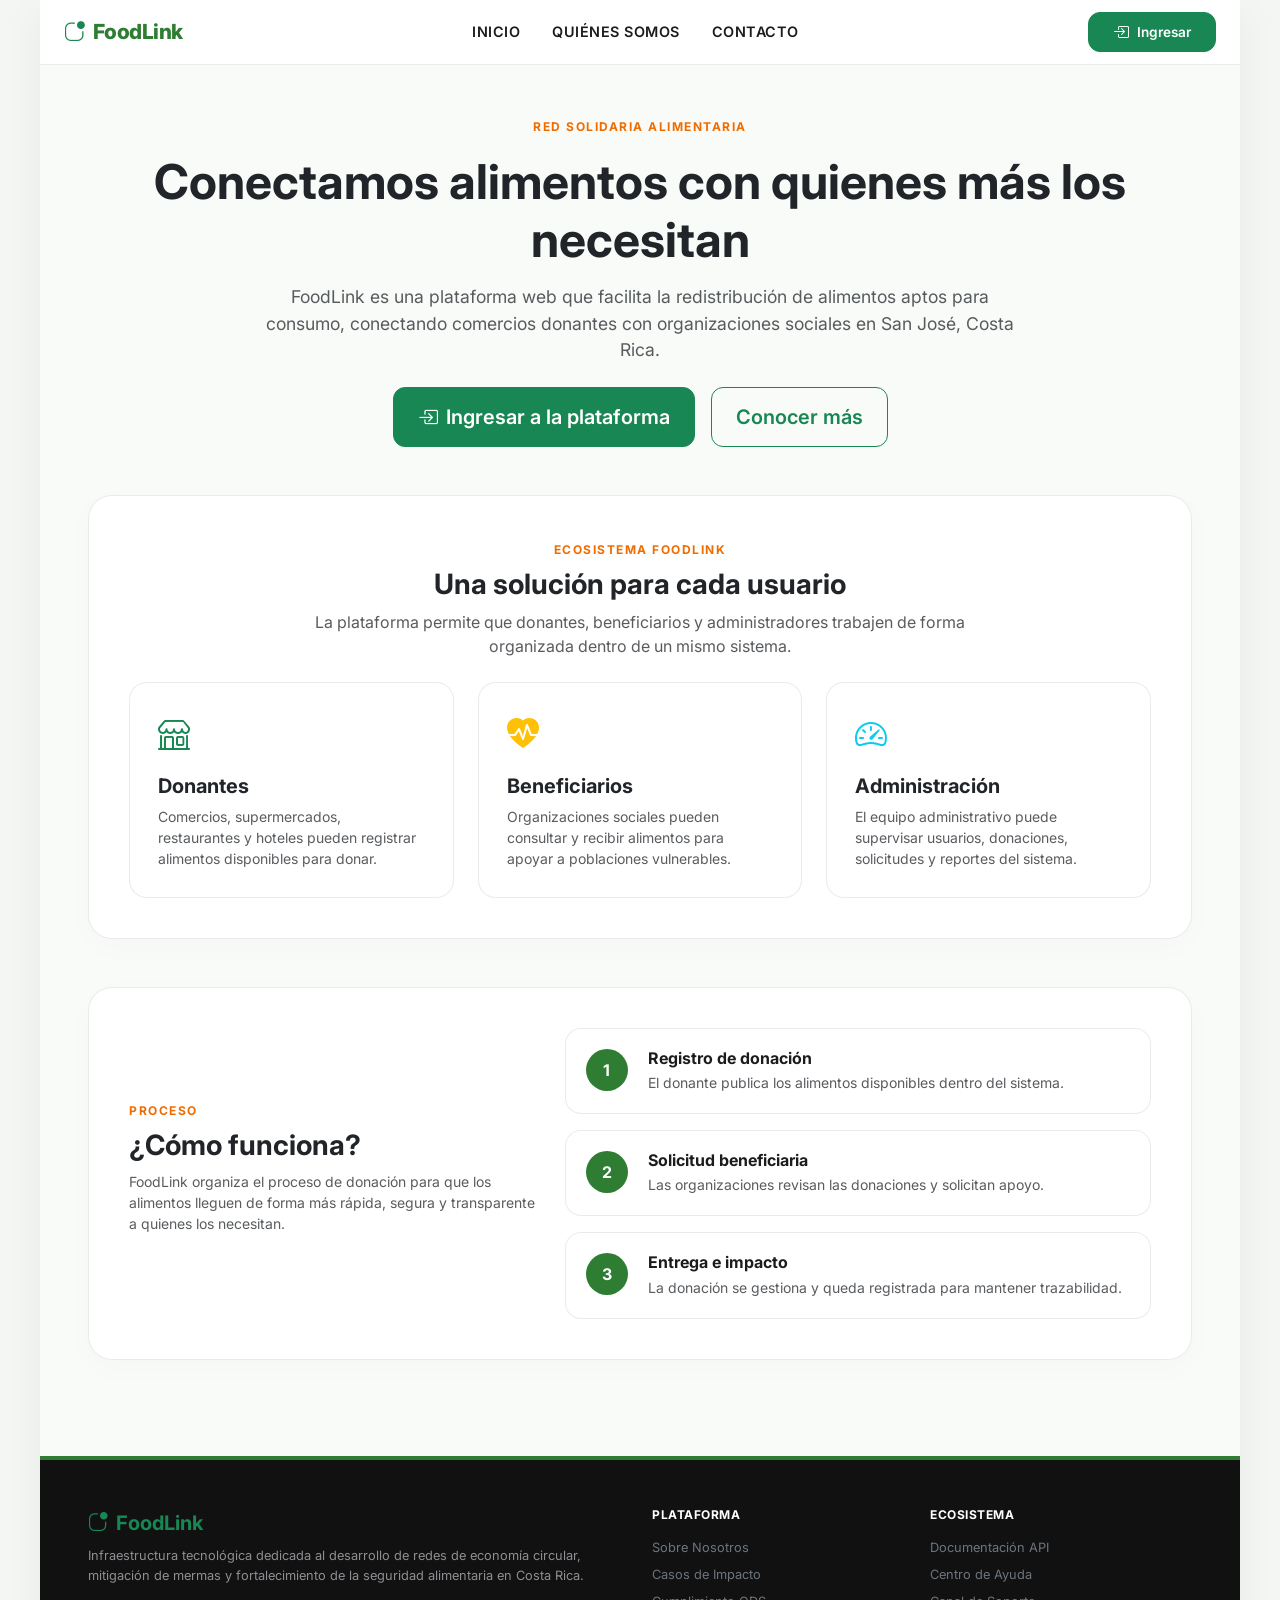
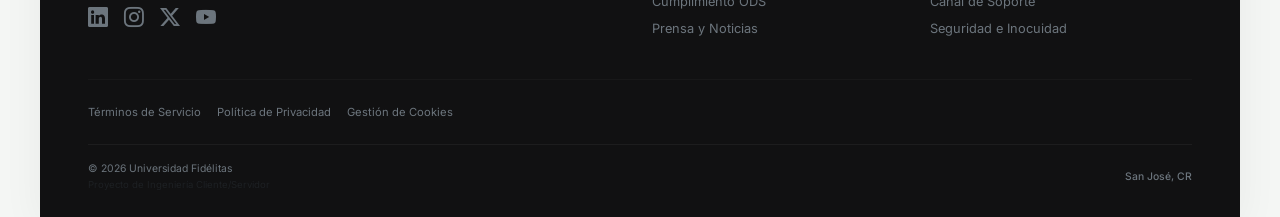
<file: index.html>
<!DOCTYPE html>
<html lang="es">

    <head>
        <meta charset="UTF-8">
        <meta name="viewport" content="width=device-width, initial-scale=1.0">
        <title>FoodLink - Inicio</title>
        <!-- Bootstrap 5.3 -->
        <link
            href="https://cdn.jsdelivr.net/npm/bootstrap@5.3.0/dist/css/bootstrap.min.css"
            rel="stylesheet">
        <!-- Bootstrap Icons -->
        <link
            href="https://cdn.jsdelivr.net/npm/bootstrap-icons@1.11.0/font/bootstrap-icons.css"
            rel="stylesheet">
        <!-- Google Fonts: Inter -->
        <link
            href="https://fonts.googleapis.com/css2?family=Inter:wght=400;500;600;700;800&display=swap"
            rel="stylesheet">
        <link rel="stylesheet" href="./css/index.css">
        <style>
    </style>
    </head>

    <body>

        <div class="site-container">

            <!-- Navbar Principal Responsivo e Integrado -->
            <nav class="navbar navbar-expand-lg app-navbar">
                <div
                    class="container-fluid p-0 d-flex justify-content-between align-items-center">
                    <!-- Marca / Título -->
                    <a class="navbar-brand-title" href="index.html">
                        <i class="bi bi-app-indicator text-success"></i>
                        FoodLink
                    </a>

                    <!-- Botón de Hamburguesa para Móviles -->
                    <button class="navbar-toggler custom-toggler" type="button"
                        data-bs-toggle="collapse" data-bs-target="#navbarNav"
                        aria-controls="navbarNav"
                        aria-expanded="false" aria-label="Toggle navigation">
                        <i class="bi bi-list"></i>
                    </button>

                    <!-- Contenedor de Elementos Colapsables -->
                    <div class="collapse navbar-collapse" id="navbarNav">
                        <!-- Enlaces de navegación alineados al centro -->
                        <ul class="navbar-nav mx-auto mb-2 mb-lg-0 text-center">
                            <li class="nav-item">
                                <a class="nav-link nav-link-navbar"
                                    href="#">Inicio</a>
                            </li>
                            <li class="nav-item">
                                <a class="nav-link nav-link-navbar" href="quienes-somos.html">
                              Quiénes Somos
                               </a>
                                </a>
                            </li>
                            <li class="nav-item">
                                <a class="nav-link nav-link-navbar"
                                    href="#">Contacto</a>
                            </li>
                        </ul>

                        <!-- Botón Ingresar con Icono alineado a la derecha -->
                        <div class="d-grid d-lg-block text-center">
                            <a href="./login.html"
                            class="btn btn-sm btn-success px-4 d-inline-flex align-items-center justify-content-center gap-2"
                            style="border-radius: 12px; font-weight: 600; min-height: 40px; font-size: 0.85rem;">
                            <i class="bi bi-box-arrow-in-right fs-6"></i>
                            Ingresar
                             </a>
                        </div>
                    </div>
                </div>
            </nav>

            <!-- CUERPO PRINCIPAL -->
            <main class="p-4 p-md-5 flex-grow-1" style="background-color: var(--bg-premium);">

    <section class="hero-index text-center mb-5">
        <span class="text-uppercase fw-bold etiqueta-hero">Red solidaria alimentaria</span>

        <h1 class="display-5 fw-bold mt-3 text-dark">
            Conectamos alimentos con quienes más los necesitan
        </h1>

        <p class="text-muted mx-auto mt-3 descripcion-hero">
            FoodLink es una plataforma web que facilita la redistribución de alimentos
            aptos para consumo, conectando comercios donantes con organizaciones
            sociales en San José, Costa Rica.
        </p>

        <div class="d-flex flex-column flex-sm-row justify-content-center gap-3 mt-4">
            <a href="login.html" class="btn btn-success btn-lg px-4 boton-principal">
                <i class="bi bi-box-arrow-in-right me-2"></i>Ingresar a la plataforma
            </a>

            <a href="quienes-somos.html" class="btn btn-outline-success btn-lg px-4 boton-secundario">
                Conocer más
            </a>
        </div>
    </section>

    <section class="content-card mb-5">
        <div class="text-center mb-4">
            <span class="text-uppercase fw-bold etiqueta-seccion">Ecosistema FoodLink</span>
            <h2 class="h3 fw-bold text-dark mt-2">Una solución para cada usuario</h2>
            <p class="text-muted mx-auto" style="max-width: 650px;">
                La plataforma permite que donantes, beneficiarios y administradores
                trabajen de forma organizada dentro de un mismo sistema.
            </p>
        </div>

        <div class="row g-4">
            <div class="col-12 col-md-4">
                <div class="index-card h-100">
                    <div class="icono-card text-success">
                        <i class="bi bi-shop"></i>
                    </div>
                    <h3 class="h5 fw-bold text-dark">Donantes</h3>
                    <p class="text-muted small mb-0">
                        Comercios, supermercados, restaurantes y hoteles pueden registrar
                        alimentos disponibles para donar.
                    </p>
                </div>
            </div>

            <div class="col-12 col-md-4">
                <div class="index-card h-100">
                    <div class="icono-card text-warning">
                        <i class="bi bi-heart-pulse-fill"></i>
                    </div>
                    <h3 class="h5 fw-bold text-dark">Beneficiarios</h3>
                    <p class="text-muted small mb-0">
                        Organizaciones sociales pueden consultar y recibir alimentos para
                        apoyar a poblaciones vulnerables.
                    </p>
                </div>
            </div>

            <div class="col-12 col-md-4">
                <div class="index-card h-100">
                    <div class="icono-card text-info">
                        <i class="bi bi-speedometer2"></i>
                    </div>
                    <h3 class="h5 fw-bold text-dark">Administración</h3>
                    <p class="text-muted small mb-0">
                        El equipo administrativo puede supervisar usuarios, donaciones,
                        solicitudes y reportes del sistema.
                    </p>
                </div>
            </div>
        </div>
    </section>

    <section class="content-card mb-5">
        <div class="row g-4 align-items-center">
            <div class="col-12 col-lg-5">
                <span class="text-uppercase fw-bold etiqueta-seccion">Proceso</span>
                <h2 class="h3 fw-bold text-dark mt-2">¿Cómo funciona?</h2>
                <p class="text-muted small lh-base">
                    FoodLink organiza el proceso de donación para que los alimentos
                    lleguen de forma más rápida, segura y transparente a quienes los necesitan.
                </p>
            </div>

            <div class="col-12 col-lg-7">
                <div class="row g-3">
                    <div class="col-12">
                        <div class="paso-box">
                            <span class="numero-paso">1</span>
                            <div>
                                <h4 class="h6 fw-bold mb-1">Registro de donación</h4>
                                <p class="text-muted small mb-0">
                                    El donante publica los alimentos disponibles dentro del sistema.
                                </p>
                            </div>
                        </div>
                    </div>

                    <div class="col-12">
                        <div class="paso-box">
                            <span class="numero-paso">2</span>
                            <div>
                                <h4 class="h6 fw-bold mb-1">Solicitud beneficiaria</h4>
                                <p class="text-muted small mb-0">
                                    Las organizaciones revisan las donaciones y solicitan apoyo.
                                </p>
                            </div>
                        </div>
                    </div>

                    <div class="col-12">
                        <div class="paso-box">
                            <span class="numero-paso">3</span>
                            <div>
                                <h4 class="h6 fw-bold mb-1">Entrega e impacto</h4>
                                <p class="text-muted small mb-0">
                                    La donación se gestiona y queda registrada para mantener trazabilidad.
                                </p>
                            </div>
                        </div>
                    </div>
                </div>
            </div>
        </div>
    </section>

</main>

            <!-- Footer Corporativo -->
            <footer class="text-white pt-5 pb-4 px-4 px-md-5"
                style="background-color: #111112; border-top: 4px solid var(--brand-green); font-size: 0.8rem;">
                <div class="row g-4 mb-4">
                    <div class="col-12 col-md-6">
                        <span
                            class="fw-bold text-success fs-5 d-flex align-items-center gap-2 mb-2">
                            <i class="bi bi-app-indicator"></i> FoodLink
                        </span>
                        <p class="text-secondary mb-3"
                            style="line-height: 1.6; color: #8E8E93 !important;">
                            Infraestructura tecnológica dedicada al desarrollo
                            de redes de economía
                            circular, mitigación de mermas y fortalecimiento de
                            la seguridad alimentaria
                            en Costa Rica.
                        </p>
                        <div class="d-flex gap-3 fs-5 text-secondary">
                            <a href="#"
                                class="text-secondary text-decoration-none"
                                aria-label="LinkedIn"><i
                                    class="bi bi-linkedin"></i></a>
                            <a href="#"
                                class="text-secondary text-decoration-none"
                                aria-label="Instagram"><i
                                    class="bi bi-instagram"></i></a>
                            <a href="#"
                                class="text-secondary text-decoration-none"
                                aria-label="X (Twitter)"><i
                                    class="bi bi-twitter-x"></i></a>
                            <a href="#"
                                class="text-secondary text-decoration-none"
                                aria-label="YouTube"><i
                                    class="bi bi-youtube"></i></a>
                        </div>
                    </div>

                    <div class="col-12 col-md-6">
                        <div class="row g-3">
                            <div class="col-6">
                                <h4 class="text-white fw-bold mb-3"
                                    style="font-size: 0.75rem; letter-spacing: 0.5px; text-transform: uppercase;">
                                    Plataforma</h4>
                                <ul
                                    class="list-unstyled d-flex flex-column gap-2"
                                    style="color: #AEAEB2;">
                                    <li><a href="#"
                                            class="text-secondary text-decoration-none">Sobre
                                            Nosotros</a></li>
                                    <li><a href="#"
                                            class="text-secondary text-decoration-none">Casos
                                            de
                                            Impacto</a></li>
                                    <li><a href="#"
                                            class="text-secondary text-decoration-none">Cumplimiento
                                            ODS</a></li>
                                    <li><a href="#"
                                            class="text-secondary text-decoration-none">Prensa
                                            y
                                            Noticias</a></li>
                                </ul>
                            </div>
                            <div class="col-6">
                                <h4 class="text-white fw-bold mb-3"
                                    style="font-size: 0.75rem; letter-spacing: 0.5px; text-transform: uppercase;">
                                    Ecosistema</h4>
                                <ul
                                    class="list-unstyled d-flex flex-column gap-2"
                                    style="color: #AEAEB2;">
                                    <li><a href="#"
                                            class="text-secondary text-decoration-none">Documentación
                                            API</a></li>
                                    <li><a href="#"
                                            class="text-secondary text-decoration-none">Centro
                                            de Ayuda</a></li>
                                    <li><a href="#"
                                            class="text-secondary text-decoration-none">Canal
                                            de
                                            Soporte</a></li>
                                    <li><a href="#"
                                            class="text-secondary text-decoration-none">Seguridad
                                            e
                                            Inocuidad</a></li>
                                </ul>
                            </div>
                        </div>
                    </div>
                </div>

                <hr
                    style="border-color: rgba(255,255,255,0.1); margin: 24px 0;">

                <div class="mb-4">
                    <div class="d-flex flex-wrap gap-x-3 gap-y-1 text-secondary"
                        style="font-size: 0.7rem;">
                        <a href="#"
                            class="text-secondary text-decoration-none me-3">Términos
                            de
                            Servicio</a>
                        <a href="#"
                            class="text-secondary text-decoration-none me-3">Política
                            de
                            Privacidad</a>
                        <a href="#"
                            class="text-secondary text-decoration-none">Gestión
                            de Cookies</a>
                    </div>
                </div>

                <div
                    class="pt-3 border-top border-dark d-flex flex-column flex-sm-row justify-content-between align-items-sm-center gap-2 text-secondary"
                    style="font-size: 0.65rem; border-color: rgba(255,255,255,0.05) !important;">
                    <div>
                        <span class="d-block">© 2026 Universidad
                            Fidélitas</span>
                        <span class="text-muted"
                            style="font-size: 0.6rem;">Proyecto de Ingeniería
                            Cliente/Servidor</span>
                    </div>
                    <span class="fw-medium">San José, CR</span>
                </div>
            </footer>
        </div>

        <!-- Bootstrap 5 Bundle JS (Necesario para el menú colapsable) -->
        <script
            src="https://cdn.jsdelivr.net/npm/bootstrap@5.3.0/dist/js/bootstrap.bundle.min.js"></script>
    </body>

</html>
</file>
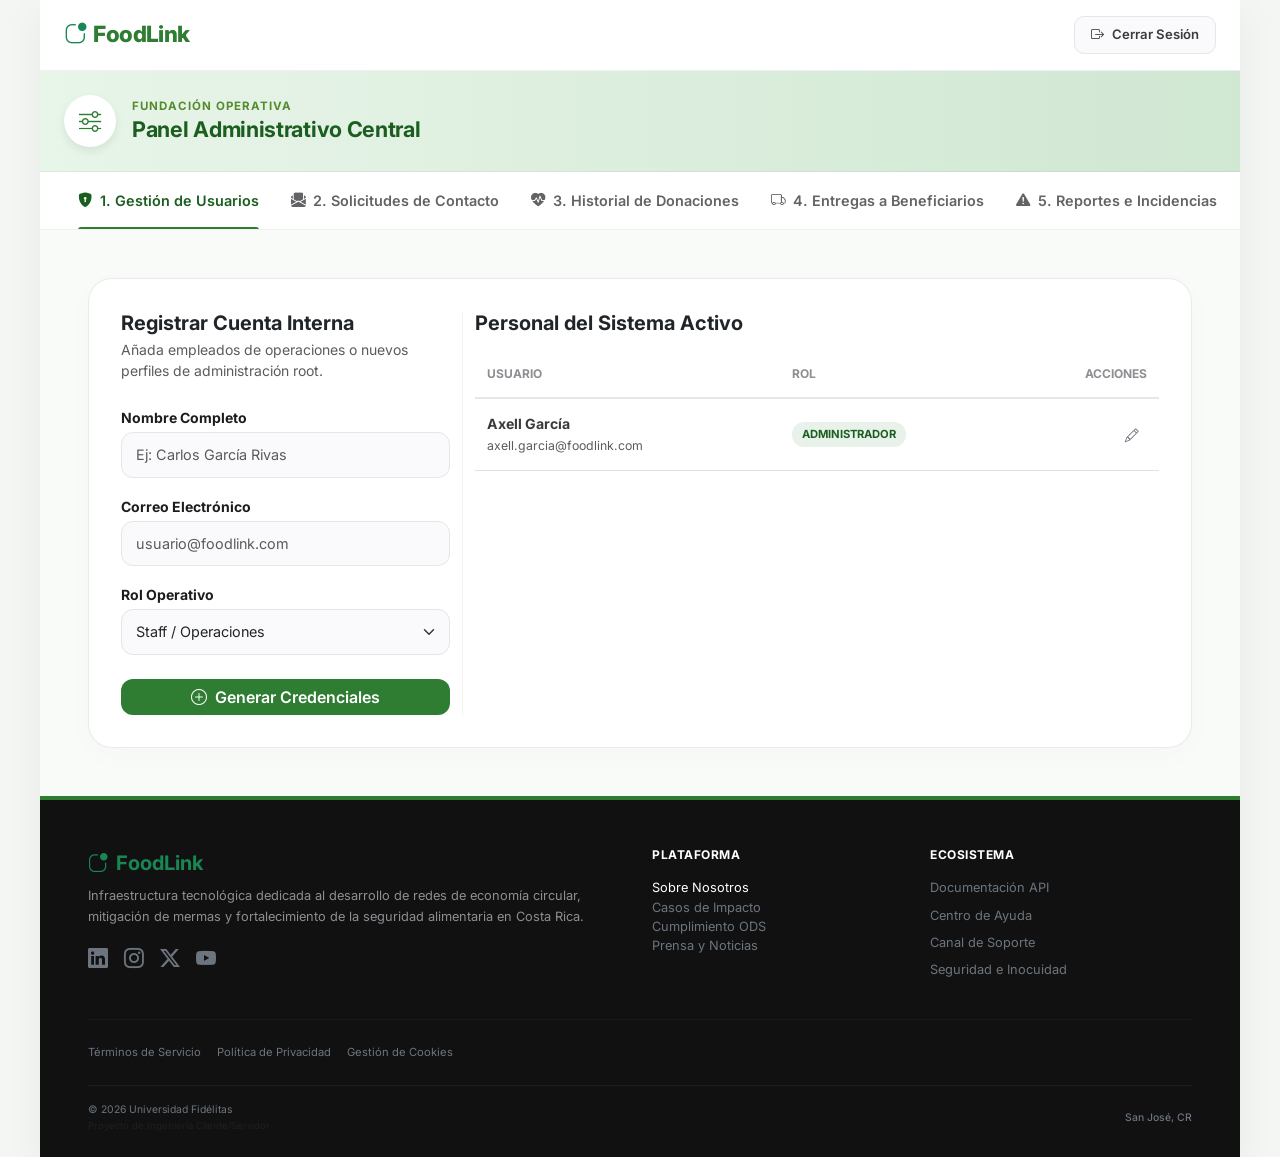
<file: panel-administrativo.htm>
<!DOCTYPE html>
<html lang="es">

<head>
    <meta charset="UTF-8">
    <meta name="viewport" content="width=device-width, initial-scale=1.0">
    <title>FoodLink - Panel de Control Administrativo Avanzado</title>
    <link href="https://cdn.jsdelivr.net/npm/bootstrap@5.3.0/dist/css/bootstrap.min.css"
        rel="stylesheet">
    <link href="https://cdn.jsdelivr.net/npm/bootstrap-icons@1.11.0/font/bootstrap-icons.css"
        rel="stylesheet">
    <link
        href="https://fonts.googleapis.com/css2?family=Inter:wght=400;500;600;700;800&display=swap"
        rel="stylesheet">
    <link rel="stylesheet" href="css/style.css">
    <link rel="stylesheet" href="css/panel-administrativo.css">
</head>

<body>
    <div class="site-container">

        <!--============================= Navbar Principal =============================-->
        <nav class="app-navbar">
            <div>
                <a href="#" class="navbar-brand-title">
                    <i class="bi bi-app-indicator text-success"></i> FoodLink
                </a>
            </div>

            <!--============================= Boton Logout =============================-->
            <div>
                <button class="btn btn-logout-custom" onclick="botonLogout()">
                    <i class="bi bi-box-arrow-right"></i>
                    <span class="d-none d-sm-inline">Cerrar Sesión</span>
                </button>
            </div>
        </nav>

        <!--============================= Panel administrativo titulo =============================-->
        <header class="container-titulo-panel">
            <div class="header-icon-container">
                <i class="bi bi-sliders"></i>
            </div>
            <div class="header-text">
                <span class="header-subtitle">Fundación Operativa</span>
                <h1 class="header-main-title">Panel Administrativo Central</h1>
            </div>
        </header>

        <!--============================= Barra de pestañas =============================-->
        <div class="container-tabs">
            <button class="nav-link-custom active" id="tab-usuarios"
                onclick="cambiarTab('vista-usuarios', 'tab-usuarios')">
                <i class="bi bi-shield-lock-fill me-2"></i>1. Gestión de Usuarios
            </button>
            <button class="nav-link-custom" id="tab-contactos"
                onclick="cambiarTab('vista-contactos', 'tab-contactos')">
                <i class="bi bi-envelope-paper-fill me-2"></i>2. Solicitudes de Contacto
            </button>
            <button class="nav-link-custom" id="tab-donaciones"
                onclick="cambiarTab('vista-donaciones', 'tab-donaciones')">
                <i class="bi bi-heart-pulse-fill me-2"></i>3. Historial de Donaciones
            </button>
            <button class="nav-link-custom" id="tab-envios"
                onclick="cambiarTab('vista-envios', 'tab-envios')">
                <i class="bi bi-truck me-2"></i>4. Entregas a Beneficiarios
            </button>
            <button class="nav-link-custom" id="tab-reportes"
                onclick="cambiarTab('vista-reportes', 'tab-reportes')">
                <i class="bi bi-exclamation-triangle-fill me-2"></i>5. Reportes e Incidencias
            </button>
        </div>

        <!--============================= Contenedor principal =============================-->
        <main class="p-4 p-md-5 flex-grow-1 container-principal">
            <div class="content-card">

                <!--============================= Pestaña 1: Gestion de registro =============================-->
                <div id="vista-usuarios" class="panel-vista">
                    <div class="row g-4">
                        <div class="col-12 col-lg-4 border-end-lg container-registro">
                            <h3 class="h5 fw-bold text-dark mb-1">Registrar Cuenta Interna</h3>
                            <p class="text-muted small mb-4">Añada empleados de operaciones o nuevos
                                perfiles de administración root.</p>
                            <form id="createUserForm" onsubmit="enviarCrearUsuario(event)">
                                <div class="row g-3">
                                    <div class="col-12 admin-input-group">
                                        <label class="form-label small fw-bold mb-1">Nombre
                                            Completo</label>
                                        <input type="text" id="newUserName" class="form-control"
                                            placeholder="Ej: Carlos García Rivas" required>
                                    </div>
                                    <div class="col-12 admin-input-group">
                                        <label class="form-label small fw-bold mb-1">Correo
                                            Electrónico</label>
                                        <input type="email" id="newUserEmail" class="form-control"
                                            placeholder="usuario@foodlink.com" required>
                                    </div>
                                    <div class="col-12 admin-input-group">
                                        <label class="form-label small fw-bold mb-1">Rol
                                            Operativo</label>
                                        <select id="newUserRole" class="form-select" required>
                                            <option value="Staff">Staff / Operaciones</option>
                                            <option value="Administrador">Administrador Global
                                            </option>
                                        </select>
                                    </div>
                                    <div class="col-12 pt-2">
                                        <button type="submit"
                                            class="btn btn-success w-100 py-2.5 fw-semibold boton-enviar">
                                            <i class="bi bi-plus-circle me-1"></i> Generar
                                            Credenciales
                                        </button>
                                    </div>
                                </div>
                            </form>
                        </div>
                        <div class="col-12 col-lg-8">
                            <h3 class="h5 fw-bold text-dark mb-3">Personal del Sistema Activo</h3>
                            <div class="table-responsive">
                                <table class="table admin-table align-middle">
                                    <thead>
                                        <tr>
                                            <th>Usuario</th>
                                            <th>Rol</th>
                                            <th class="text-end">Acciones</th>
                                        </tr>
                                    </thead>
                                    <tbody id="usersTableBody">
                                        <tr>
                                            <td>
                                                <span class="fw-bold d-block">Axell García</span>
                                                <span
                                                    class="text-muted small">axell.garcia@foodlink.com</span>
                                            </td>
                                            <td><span
                                                    class="badge-custom status-success">Administrador</span>
                                            </td>
                                            <td class="text-end">
                                                <button
                                                    class="btn btn-outline-secondary btn-sm border-0"
                                                    onclick="alert('Modificando permisos...')"><i
                                                        class="bi bi-pencil"></i></button>
                                            </td>
                                        </tr>
                                    </tbody>
                                </table>
                            </div>
                        </div>
                    </div>
                </div>

                <!-- ============================= Pestaña 2: Solicitud de contacto =============================-->
                <div id="vista-contactos" class="panel-vista vista-oculta">
                    <div class="mb-4">
                        <h3 class="h5 fw-bold text-dark mb-1">Bandeja de Entrada de Contacto</h3>
                        <p class="text-muted small">Mensajes recibidos de empresas interesadas,
                            prensa o alianzas corporativas desde el portal institucional.</p>
                    </div>
                    <div class="table-responsive">
                        <table class="table admin-table align-middle">
                            <thead class="table-light">
                                <tr>
                                    <th>Remitente e Institución</th>
                                    <th>Motivo / Select</th>
                                    <th>Mensaje Enviado</th>
                                    <th>Fecha</th>
                                    <th class="text-end">Acción</th>
                                </tr>
                            </thead>
                            <tbody>
                                <tr>
                                    <td>
                                        <span class="fw-bold d-block">Marcela Alfaro</span>
                                        <span
                                            class="text-muted small">m.alfaro@automercado.cr</span>
                                    </td>
                                    <td><span class="badge bg-light text-dark border fw-semibold texto-motivo">Empresa Donante</span></td>
                                    <td class="small texto-mensaje">"Tenemos excedentes
                                        de panadería aptos en la sede de San José Centro, queremos
                                        sincronizar el API..."</td>
                                    <td class="small text-muted">Ayer, 4:10 PM</td>
                                    <td class="text-end"><button
                                            class="btn btn-success btn-sm font-monospace fw-bold px-2 py-1 boton-editar"
                                            onclick="alert('Abriendo cliente de correo...')"><i
                                                class="bi bi-reply-fill"></i> Responder</button>
                                    </td>
                                </tr>
                            </tbody>
                        </table>
                    </div>
                </div>

                <!--============================= Pestaña 3: Historial de donaciones =============================-->
                <div id="vista-donaciones" class="panel-vista vista-oculta">
                    <div
                        class="d-flex flex-column flex-md-row justify-content-between align-items-md-center gap-3 mb-4">
                        <div>
                            <h3 class="h5 fw-bold text-dark mb-1">Historial General de Alimentos
                                Recibidos (Ingresos)</h3>
                            <p class="text-muted small mb-0">Trazabilidad de las mermas comerciales
                                y excedentes rescatados que ingresan al inventario de la fundación.
                            </p>
                        </div>
                        <button class="btn btn-outline-success btn-sm fw-medium boton-exportar-entradas"
                            onclick="alert('Exportando historial de ingresos...')">
                            <i class="bi bi-file-earmark-excel-fill me-1"></i> Exportar Entradas
                        </button>
                    </div>
                    <div class="table-responsive">
                        <table class="table admin-table align-middle">
                            <thead class="table-light">
                                <tr>
                                    <th>ID Donación</th>
                                    <th>Establecimiento Donante</th>
                                    <th>Descripción de Carga Salvada</th>
                                    <th>Fecha de Recolección</th>
                                    <th>Estado</th>
                                </tr>
                            </thead>
                            <tbody>
                                <tr>
                                    <td class="font-monospace fw-bold text-success">#DON-047</td>
                                    <td><span class="fw-semibold">Walmart San Sebastián</span></td>
                                    <td class="small text-muted">40 kg de frutas y verduras
                                        seleccionadas (Lote perecedero calificado)</td>
                                    <td class="small">26 Jun 2026</td>
                                    <td><span class="badge-custom status-success"><i
                                                class="bi bi-download me-1"></i>En Almacén</span>
                                    </td>
                                </tr>
                            </tbody>
                        </table>
                    </div>
                </div>

                <!--============================= Pestaña 4: Entregas de beneficiarios =============================-->
                <div id="vista-envios" class="panel-vista vista-oculta">
                    <div
                        class="d-flex flex-column flex-md-row justify-content-between align-items-md-center gap-3 mb-4">
                        <div>
                            <h3 class="h5 fw-bold text-dark mb-1">Control de Distribución y
                                Despachos (Salidas)</h3>
                            <p class="text-muted small mb-0">Monitoreo de los recursos asignados y
                                entregados directamente a las organizaciones y comedores
                                vulnerables.</p>
                        </div>
                        <button class="btn btn-outline-primary btn-sm fw-medium boton-exportar-salida"
                            onclick="alert('Exportando manifiestos de distribución social...')">
                            <i class="bi bi-file-earmark-pdf-fill me-1"></i> Exportar Salidas (PDF)
                        </button>
                    </div>
                    <div class="table-responsive">
                        <table class="table admin-table align-middle">
                            <thead class="table-light">
                                <tr>
                                    <th>Código Despacho</th>
                                    <th>Organización Receptora</th>
                                    <th>Alimentos Asignados</th>
                                    <th>Fecha de Entrega</th>
                                    <th>Conductor / Ruta</th>
                                    <th>Estado de Entrega</th>
                                </tr>
                            </thead>
                            <tbody>
                                <tr>
                                    <td class="font-monospace fw-bold text-primary">#OUT-802</td>
                                    <td><span class="fw-semibold">Comedor Esperanza Cristiana</span>
                                    </td>
                                    <td class="small text-muted">40 kg de frutas y verduras frescas
                                        rescatadas (Excedente Walmart)</td>
                                    <td class="small">27 Jun 2026</td>
                                    <td class="small">Carlos García <span class="text-muted">(Ruta
                                            San José)</span></td>
                                    <td><span class="badge-custom status-success"><i
                                                class="bi bi-check2-all me-1"></i>Completado</span>
                                    </td>
                                </tr>
                            </tbody>
                        </table>
                    </div>
                </div>

                <!--============================= Pestaña 5: Reportes e incidencias =============================-->
                <div id="vista-reportes" class="panel-vista vista-oculta">
                    <div class="mb-4">
                        <h3 class="h5 fw-bold text-dark mb-1">Módulo de Control de Fallas e
                            Incidentes</h3>
                        <p class="text-muted small">Tickets de soporte técnico levantados
                            activamente por repartidores, beneficiarios o donantes.</p>
                    </div>
                    <div class="table-responsive">
                        <table class="table admin-table align-middle">
                            <thead class="table-light">
                                <tr>
                                    <th>N° Ticket</th>
                                    <th>Usuario / Rol</th>
                                    <th>Categoría del Fallo</th>
                                    <th>Prioridad</th>
                                    <th>Descripción Operativa</th>
                                    <th class="text-end">Acción</th>
                                </tr>
                            </thead>
                            <tbody>
                                <tr>
                                    <td class="font-monospace fw-bold">#TK-1024</td>
                                    <td>
                                        <span class="fw-semibold d-block">ID-99211</span>
                                        <span class="text-muted small">Beneficiario</span>
                                    </td>
                                    <td><span class="text-danger small fw-medium"><i
                                                class="bi bi-truck me-1"></i>Problema en
                                            Logística</span></td>
                                    <td><span class="badge-custom priority-high">Alta</span></td>
                                    <td class="small text-muted texto-prioridad">"El
                                        donante no se presentó en el punto de recolección
                                        pactado..."</td>
                                    <td class="text-end"><button
                                            class="btn btn-outline-danger btn-sm px-2 py-1 font-monospace boton-intervenir"
                                            onclick="alert('Interviniendo incidente...')">Intervenir</button>
                                    </td>
                                </tr>
                            </tbody>
                        </table>
                    </div>
                </div>

            </div>
        </main>

        <!--============================= Footer =============================-->
        <footer class="text-white pt-5 pb-4 px-4 px-md-5">
            <div class="row g-4 mb-4">
                <div class="col-12 col-md-6">
                    <span class="fw-bold text-success fs-5 d-flex align-items-center gap-2 mb-2">
                        <i class="bi bi-app-indicator"></i> FoodLink
                    </span>
                    <p class="text-secondary mb-3 texto-informativo">
                        Infraestructura tecnológica dedicada al desarrollo de redes de economía
                        circular, mitigación de mermas y fortalecimiento de la seguridad alimentaria
                        en Costa Rica.
                    </p>
                    <div class="d-flex gap-3 fs-5 text-secondary">
                        <a href="#" class="text-secondary text-decoration-none"
                            aria-label="LinkedIn"><i class="bi bi-linkedin"></i></a>
                        <a href="#" class="text-secondary text-decoration-none"
                            aria-label="Instagram"><i class="bi bi-instagram"></i></a>
                        <a href="#" class="text-secondary text-decoration-none"
                            aria-label="X (Twitter)"><i class="bi bi-twitter-x"></i></a>
                        <a href="#" class="text-secondary text-decoration-none"
                            aria-label="YouTube"><i class="bi bi-youtube"></i></a>
                    </div>
                </div>

                <div class="col-12 col-md-6">
                    <div class="row g-3">
                        <div class="col-6">
                            <h4 class="text-white fw-bold mb-3 titulo-footer lista-plataforma">
                                Plataforma</h4>
                            <ul class="list-unstyled d-flex flex-column gap-2>
                                <li><a href="#" class="text-secondary text-decoration-none">Sobre
                                        Nosotros</a></li>
                                <li><a href="#" class="text-secondary text-decoration-none">Casos de
                                        Impacto</a></li>
                                <li><a href="#"
                                        class="text-secondary text-decoration-none">Cumplimiento
                                        ODS</a></li>
                                <li><a href="#" class="text-secondary text-decoration-none">Prensa y
                                        Noticias</a></li>
                            </ul>
                        </div>
                        <div class="col-6">
                            <h4 class="text-white fw-bold mb-3 titulo-footer">
                                Ecosistema</h4>
                            <ul class="list-unstyled d-flex flex-column gap-2 lista-ecosistema">
                                <li><a href="#"
                                        class="text-secondary text-decoration-none">Documentación
                                        API</a></li>
                                <li><a href="#" class="text-secondary text-decoration-none">Centro
                                        de Ayuda</a></li>
                                <li><a href="#" class="text-secondary text-decoration-none">Canal de
                                        Soporte</a></li>
                                <li><a href="#"
                                        class="text-secondary text-decoration-none">Seguridad e
                                        Inocuidad</a></li>
                            </ul>
                        </div>
                    </div>
                </div>
            </div>

            <hr class="linea-divisora">

            <div class="mb-4">
                <div class="d-flex flex-wrap gap-x-3 gap-y-1 text-secondary tramites-legales">
                    <a href="#" class="text-secondary text-decoration-none me-3">Términos de
                        Servicio</a>
                    <a href="#" class="text-secondary text-decoration-none me-3">Política de
                        Privacidad</a>
                    <a href="#" class="text-secondary text-decoration-none">Gestión de Cookies</a>
                </div>
            </div>

            <div class="pt-3 border-top border-dark d-flex flex-column flex-sm-row justify-content-between align-items-sm-center gap-2 text-secondary informacion-adicional">
                <div>
                    <span class="d-block">© 2026 Universidad Fidélitas</span>
                    <span class="text-muted informacion-universidad">Proyecto de Ingeniería
                        Cliente/Servidor</span>
                </div>
                <span class="fw-medium">San José, CR</span>
            </div>
        </footer>
    </div>

    <script src="js/panel-administrativo.js"></script>
</body>

</html>
</file>
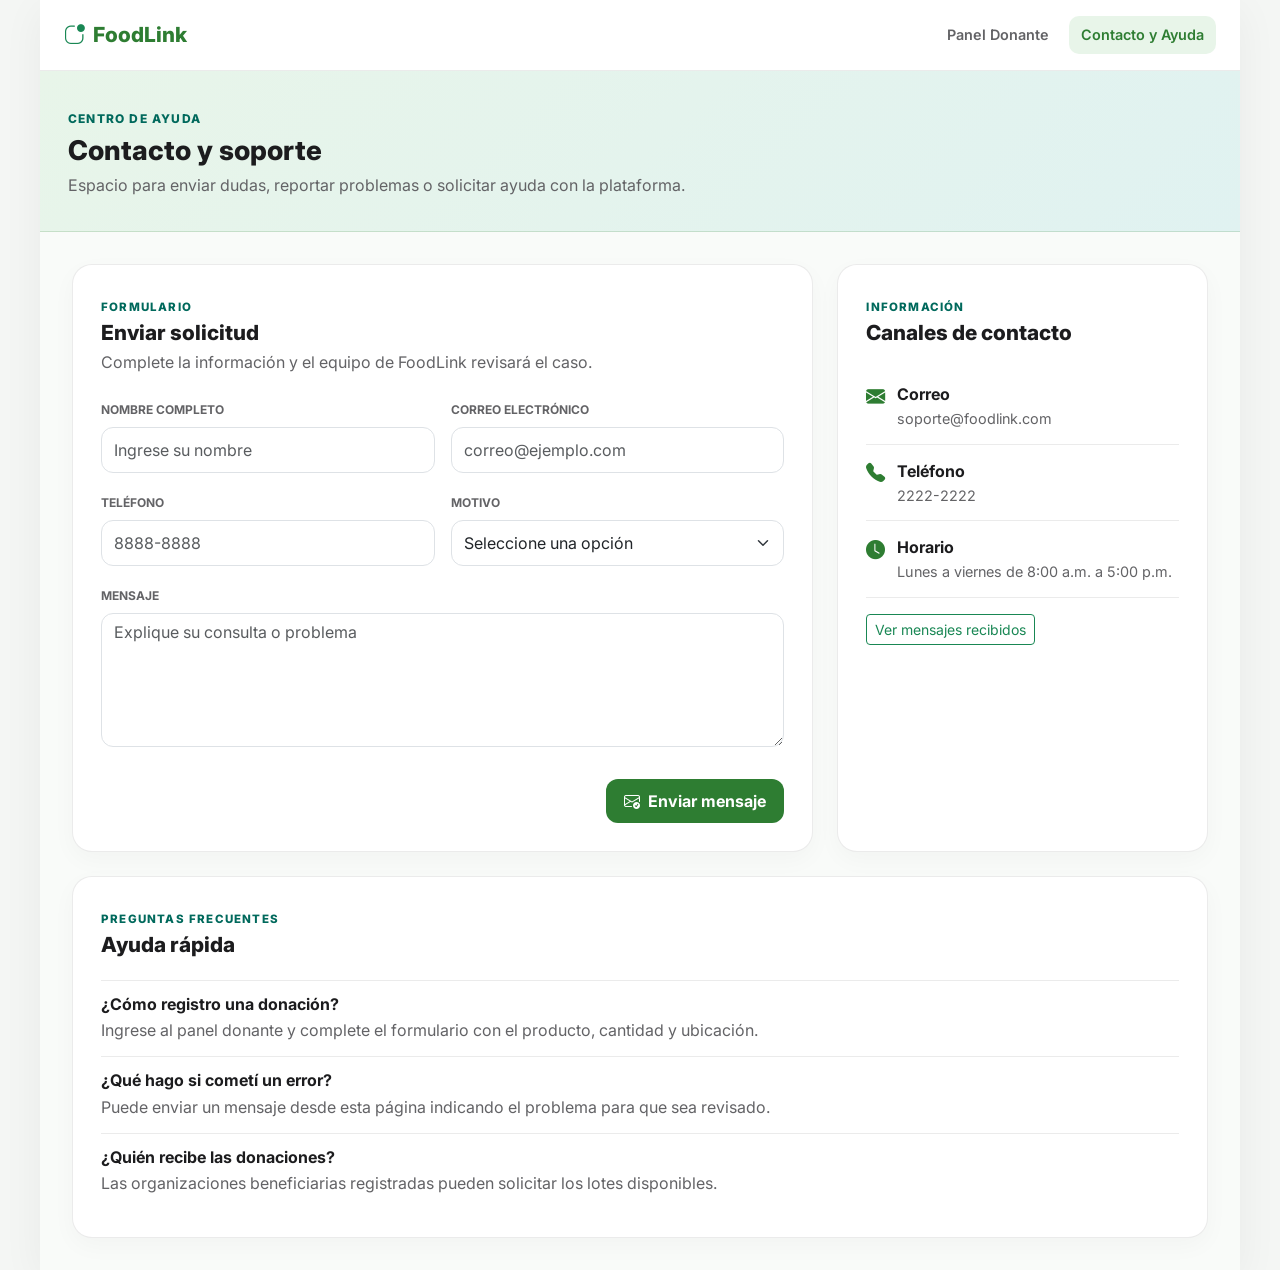
<file: panel-ayuda.html>
<!DOCTYPE html>
<html lang="es">

    <head>
        <meta charset="UTF-8">
        <meta name="viewport" content="width=device-width, initial-scale=1.0">
        <title>FoodLink - Contacto y Ayuda</title>
        <link
            href="https://cdn.jsdelivr.net/npm/bootstrap@5.3.0/dist/css/bootstrap.min.css"
            rel="stylesheet">
        <link
            href="https://cdn.jsdelivr.net/npm/bootstrap-icons@1.11.0/font/bootstrap-icons.css"
            rel="stylesheet">
        <link
            href="https://fonts.googleapis.com/css2?family=Inter:wght@400;500;600;700;800&display=swap"
            rel="stylesheet">
        <link rel="stylesheet" href="./css/panel-ayuda.css">
    </head>

    <body>
        <div class="site-container">
            <nav class="app-navbar">
                <a href="#" class="navbar-brand-title">
                    <i class="bi bi-app-indicator text-success"></i> FoodLink
                </a>
                <div class="d-flex gap-2">
                    <a href="panel-donante.html" class="nav-link-page">Panel Donante</a>
                    <a href="panel-ayuda.html" class="nav-link-page active">Contacto y Ayuda</a>
                </div>
            </nav>

            <header class="help-header">
                <span>Centro de ayuda</span>
                <h1>Contacto y soporte</h1>
                <p>Espacio para enviar dudas, reportar problemas o solicitar ayuda con la plataforma.</p>
            </header>

            <main class="main-content">
                <section class="content-card">
                    <div class="section-header">
                        <span>Formulario</span>
                        <h2>Enviar solicitud</h2>
                        <p>Complete la información y el equipo de FoodLink revisará el caso.</p>
                    </div>

                    <form id="formAyuda">
                        <div class="row g-3">
                            <div class="col-12 col-md-6">
                                <label class="form-label" for="nombre">Nombre completo</label>
                                <input type="text" class="form-control" id="nombre"
                                    placeholder="Ingrese su nombre" required>
                            </div>
                            <div class="col-12 col-md-6">
                                <label class="form-label" for="correo">Correo electrónico</label>
                                <input type="email" class="form-control" id="correo"
                                    placeholder="correo@ejemplo.com" required>
                            </div>
                            <div class="col-12 col-md-6">
                                <label class="form-label" for="telefono">Teléfono</label>
                                <input type="tel" class="form-control" id="telefono"
                                    placeholder="8888-8888">
                            </div>
                            <div class="col-12 col-md-6">
                                <label class="form-label" for="motivo">Motivo</label>
                                <select class="form-select" id="motivo" required>
                                    <option value="">Seleccione una opción</option>
                                    <option>Problema con una donación</option>
                                    <option>Consulta general</option>
                                    <option>Soporte técnico</option>
                                    <option>Actualización de datos</option>
                                </select>
                            </div>
                            <div class="col-12">
                                <label class="form-label" for="mensaje">Mensaje</label>
                                <textarea class="form-control" id="mensaje" rows="5"
                                    placeholder="Explique su consulta o problema" required></textarea>
                            </div>
                            <div class="col-12">
                                <p class="mensaje-exito" id="mensajeAyuda"></p>
                            </div>
                            <div class="col-12 text-end">
                                <button type="submit" class="btn btn-help">
                                    <i class="bi bi-envelope-check me-2"></i>Enviar mensaje
                                </button>
                            </div>
                        </div>
                    </form>
                </section>

                <aside class="content-card">
                    <div class="section-header">
                        <span>Información</span>
                        <h2>Canales de contacto</h2>
                    </div>

                    <div class="info-item">
                        <i class="bi bi-envelope-fill"></i>
                        <div>
                            <strong>Correo</strong>
                            <p>soporte@foodlink.com</p>
                        </div>
                    </div>
                    <div class="info-item">
                        <i class="bi bi-telephone-fill"></i>
                        <div>
                            <strong>Teléfono</strong>
                            <p>2222-2222</p>
                        </div>
                    </div>
                    <div class="info-item">
                        <i class="bi bi-clock-fill"></i>
                        <div>
                            <strong>Horario</strong>
                            <p>Lunes a viernes de 8:00 a.m. a 5:00 p.m.</p>
                        </div>
                    </div>
                    <div class="mt-3">
                        <a href="admin-mensajes.php" class="btn btn-sm btn-outline-success">
                            Ver mensajes recibidos
                        </a>
                    </div>
                </aside>

                <section class="content-card faq-card">
                    <div class="section-header">
                        <span>Preguntas frecuentes</span>
                        <h2>Ayuda rápida</h2>
                    </div>

                    <div class="faq-item">
                        <h3>¿Cómo registro una donación?</h3>
                        <p>Ingrese al panel donante y complete el formulario con el producto, cantidad y ubicación.</p>
                    </div>
                    <div class="faq-item">
                        <h3>¿Qué hago si cometí un error?</h3>
                        <p>Puede enviar un mensaje desde esta página indicando el problema para que sea revisado.</p>
                    </div>
                    <div class="faq-item">
                        <h3>¿Quién recibe las donaciones?</h3>
                        <p>Las organizaciones beneficiarias registradas pueden solicitar los lotes disponibles.</p>
                    </div>
                </section>
            </main>
        </div>
        <script src="./js/panel-ayuda.js"></script>
    </body>

</html>
</file>
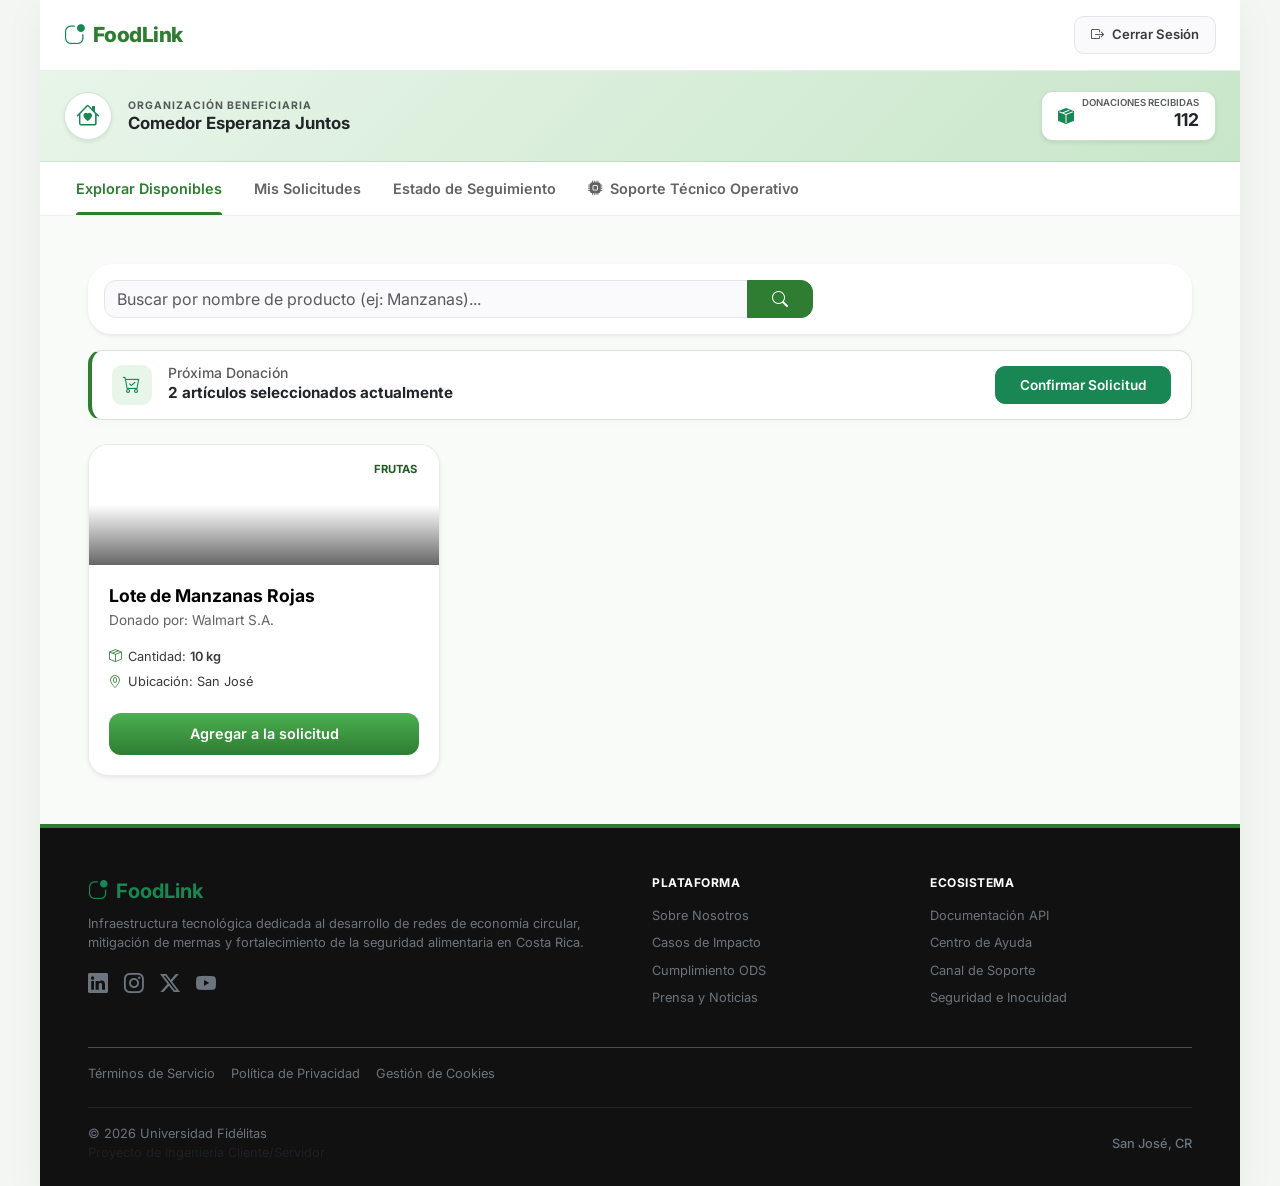
<file: panel-beneficiario.html>
<!DOCTYPE html>
<html lang="es">

    <head>
        <meta charset="UTF-8">
        <meta name="viewport" content="width=device-width, initial-scale=1.0">
        <title>FoodLink - Panel de Beneficiario</title>
        <link
            href="https://cdn.jsdelivr.net/npm/bootstrap@5.3.0/dist/css/bootstrap.min.css"
            rel="stylesheet">
        <link
            href="https://cdn.jsdelivr.net/npm/bootstrap-icons@1.11.0/font/bootstrap-icons.css"
            rel="stylesheet">
        <link
            href="https://fonts.googleapis.com/css2?family=Inter:wght=400;500;600;700;800&display=swap"
            rel="stylesheet">
        <link rel="stylesheet" href="./css/panel-beneficiario.css">
    </head>

    <body>

        <div class="site-container">

            <nav class="app-navbar">
                <a href="#" class="navbar-brand-title">
                    <i class="bi bi-app-indicator text-success"></i> FoodLink
                </a>
                <div class="d-flex gap-3 align-items-center">
                    <button class="btn btn-logout-custom"
                        onclick="handleLogout()">
                        <i class="bi bi-box-arrow-right"></i>
                        <span class="d-none d-sm-inline">Cerrar Sesión</span>
                    </button>
                </div>
            </nav>

            <div
                class="organization-profile-block d-flex flex-column flex-sm-row justify-content-between align-items-sm-center gap-3">
                <div class="d-flex align-items-center gap-3">
                    <div
                        class="org-icon-circle bg-white rounded-circle d-flex align-items-center justify-content-center shadow-sm">
                        <i class="bi bi-house-heart text-success fs-4"></i>
                    </div>
                    <div>
                        <span class="org-label-uppercase text-uppercase text-muted d-block">Organización
                            Beneficiaria</span>
                        <h2 class="org-title h6 fw-bold mb-0 text-dark">Comedor Esperanza
                            Juntos</h2>
                    </div>
                </div>
                <div>
                    <div class="counter-badge-box shadow-sm">
                        <i class="bi bi-box-seam-fill text-success"></i>
                        <div class="text-end">
                            <span class="counter-label d-block text-muted lh-1">Donaciones
                                Recibidas</span>
                            <span class="counter-value fw-bold text-dark"
                                id="received-counter-display">112</span>
                        </div>
                    </div>
                </div>
            </div>

            <div class="section-tabs d-flex gap-2 overflow-auto">
                <button class="nav-link-custom active" id="tab-explore"
                    onclick="switchView('view-explore', 'tab-explore')">Explorar
                    Disponibles</button>
                <button class="nav-link-custom" id="tab-requests"
                    onclick="switchView('view-requests', 'tab-requests')">Mis
                    Solicitudes</button>
                <button class="nav-link-custom" id="tab-status"
                    onclick="switchView('view-status', 'tab-status')">Estado de
                    Seguimiento</button>
                <button class="nav-link-custom" id="tab-support"
                    onclick="switchView('view-support', 'tab-support')">
                    <i class="bi bi-cpu-fill me-2"></i>Soporte Técnico Operativo
                </button>
            </div>

            <main class="p-4 p-md-5 flex-grow-1"
                style="background-color: var(--bg-premium);">

                <!-- explore -->
                <div id="view-explore" class="beneficiary-view">
                    <div class="content-card mb-3 p-3 shadow-sm border-0">
                        <div class="row g-3">
                            <div class="col-12 col-md-8">
                                <div class="input-group search-input-group">
                                    <input type="text" class="form-control"
                                        placeholder="Buscar por nombre de producto (ej: Manzanas)...">
                                    <button class="btn btn-search px-4"
                                        type="button"><i
                                            class="bi bi-search"></i></button>
                                </div>
                            </div>
                        </div>
                    </div>
                    <div class="request-summary-bar mb-4">
                        <div class="d-flex align-items-center gap-3">
                            <div class="action-icon-btn action-icon-btn-soft-green text-success"><i
                                    class="bi bi-cart-check"></i></div>
                            <div>
                                <span
                                    class="d-block text-muted small fw-medium lh-1">Próxima
                                    Donación</span>
                                <span class="request-summary-text fw-bold text-dark"><span
                                        id="items-to-request-count">2</span>
                                    artículos seleccionados actualmente</span>
                            </div>
                        </div>
                        <button class="btn-confirm-request btn btn-success font-semibold px-4 py-2"
                            onclick="alert('Petición procesada.')">Confirmar
                            Solicitud</button>
                    </div>
                    <div class="row g-4">
                        <div class="col-12 col-sm-6 col-lg-4">
                            <div class="donation-available-card shadow-sm">
                                <div class="card-visual-header"
                                    style="background-image: url('https://images.unsplash.com/photo-1619566636858-adf3ef46400b?auto=format&fit=crop&q=80&w=300');">
                                    <span class="category-badge">Frutas</span>
                                </div>
                                <div class="card-body-content">
                                    <div>
                                        <h3
                                            class="donation-title fw-bold mb-1">Lote
                                            de Manzanas Rojas</h3>
                                        <p class="donation-donor mb-3">Donado
                                            por: Walmart S.A.</p>
                                        <div class="logistics-info-mini"><i
                                                class="bi bi-box-seam"></i><span>Cantidad:
                                                <span class="fw-semibold">10
                                                    kg</span></span></div>
                                        <div class="logistics-info-mini"><i
                                                class="bi bi-geo-alt"></i><span>Ubicación:
                                                San José</span></div>
                                    </div>
                                    <button class="btn-request-collect">Agregar
                                        a la solicitud</button>
                                </div>
                            </div>
                        </div>
                    </div>
                </div>

                <!-- requests -->
                <div id="view-requests" class="beneficiary-view"
                    style="display: none;">
                    <div class="content-card">
                        <div class="text-center mb-5">
                            <span class="section-label-green text-uppercase fw-bold text-muted">Control
                                Operativo</span>
                            <h1 class="section-title h3 fw-bold mt-1">Mis solicitudes
                                de donaciones</h1>
                            <p class="text-muted small">Cargamentos de
                                beneficios solicitados en ruta
                                institucional.</p>
                        </div>
                        <div class="d-flex flex-column w-100">
                            <div
                                class="donation-list-item-horizontal shadow-sm">
                                <div class="donation-number-badge-green">1</div>
                                <div class="donation-content-main-flow">
                                    <div class="item-main-header-flex">
                                        <h3 class="item-main-title">Beneficio:
                                            2026-06-26</h3>
                                        <span class="badge-count">2
                                            Artículos</span>
                                    </div>
                                    <p class="location-subtext-geo"><i
                                            class="bi bi-geo-alt-fill text-danger me-1"></i>Sede
                                        de Distribución Walmart, San José
                                        Centro</p>
                                    <div
                                        class="comment-box-logistics-teal shadow-sm">
                                        <div class="inner-instruction-tag"><i
                                                class="bi bi-chat-left-text-fill"></i>
                                            Instrucciones de Recepción:</div>
                                        "Cargamento #112A - Presentar la personería jurídica. Ingreso por rampa #4. Los perecederos requieren cajas térmicas propias."
                                    </div>
                                    <div class="action-buttons-aligned-right">
                                        <button
                                            class="btn-action-outline-secondary"
                                            onclick="switchView('view-status', 'tab-status')"><i
                                                class="bi bi-eye"></i>
                                            Ver</button>
                                        <button
                                            class="btn-action-outline-danger"
                                            onclick="alert('Solicitud cancelada')"><i
                                                class="bi bi-trash"></i>
                                            Eliminar</button>
                                    </div>
                                </div>
                            </div>
                        </div>
                    </div>
                </div>

                <!-- View: Status -->
                <div id="view-status" class="beneficiary-view"
                    style="display: none;">
                    <div class="content-card">
                        <div class="text-center mb-5">
                            <span class="section-label-green text-uppercase fw-bold">Auditoría
                                y Trazabilidad</span>
                            <h1 class="section-title h3 fw-bold mt-1 text-dark">Historial de
                                Beneficios</h1>
                            <p class="text-muted small">Registro completo e
                                histórico de beneficios adquiridos.</p>
                        </div>

                        <div class="table-responsive">
                            <table class="table history-table align-middle">
                                <thead>
                                    <tr>
                                        <th class="th-id-col">ID</th>
                                        <th>Fecha</th>
                                        <th>Ubicación (Google Maps)</th>
                                        <th>Estado</th>
                                        <th class="text-center">Artículos</th>
                                    </tr>
                                </thead>
                                <tbody>
                                    <!-- Las filas de historial se insertan dinámicamente desde panel-beneficiario.js -->
                                </tbody>
                            </table>
                        </div>
                    </div>
                </div>

                <!-- View: Support -->
                <div id="view-support" class="beneficiary-view"
                    style="display: none;">
                    <div class="content-card">
                        <div
                            class="system-status-banner mb-5 d-flex align-items-center justify-content-between shadow-sm">
                            <div class="d-flex align-items-center gap-2">
                                <i
                                    class="bi bi-check-circle-fill text-success fs-5"></i>
                                <span>Estado del Servidor: Todos los
                                    sistemas operan normalmente.</span>
                            </div>
                            <span class="badge-online badge bg-success text-uppercase">En
                                línea</span>
                        </div>

                        <div class="row g-5">
                            <div class="col-12 col-lg-7 support-form-divider">
                                <h2 class="h4 fw-bold text-dark mb-1"><i
                                        class="bi bi-ticket-perforated-fill text-success me-2"></i>Crear
                                    Ticket de Incidencia</h2>
                                <p class="text-muted small mb-4">Exclusivo
                                    para usuarios con credenciales activas
                                    experimentando fallas operativas
                                    inmediatas.</p>

                                <form id="techSupportForm"
                                    onsubmit="handleSupportSubmit(event)">
                                    <div class="row g-3">
                                        <div
                                            class="col-12 support-input-group">
                                            <label class="support-label">ID
                                                de la Donación / Pedido
                                                <span
                                                    class="text-muted fw-normal">(Opcional)</span></label>
                                            <input type="text"
                                                class="form-control"
                                                placeholder="Ej: #47">
                                        </div>
                                        <div
                                            class="col-12 support-input-group">
                                            <label
                                                class="support-label">Categoría
                                                del Problema *</label>
                                            <select class="form-select"
                                                required>
                                                <option value disabled
                                                    selected>Seleccione el
                                                    fallo
                                                    correspondiente...</option>
                                                <option value="bug">Error en
                                                    la plataforma
                                                    (Bug)</option>
                                                <option
                                                    value="login">Problema
                                                    con el inicio de sesión
                                                    / Contraseña</option>
                                                <option
                                                    value="logistica">Inconveniente
                                                    en la
                                                    recolección/entrega de
                                                    alimentos</option>
                                                <option
                                                    value="publicar">Error
                                                    al publicar una
                                                    donación</option>
                                                <option value="otro">Otro
                                                    problema
                                                    técnico</option>
                                            </select>
                                        </div>
                                        <div
                                            class="col-12 support-input-group">
                                            <label
                                                class="support-label">Nivel
                                                de Prioridad Operativa
                                                *</label>
                                            <select class="form-select"
                                                required>
                                                <option value="baja">Baja
                                                    (Consultas menores de
                                                    interfaz)</option>
                                                <option value="media"
                                                    selected>Media
                                                    (Inconvenientes de flujo
                                                    no crítico)</option>
                                                <option value="alta">Alta
                                                    (Alimentos en riesgo de
                                                    pérdida)</option>
                                            </select>
                                        </div>
                                        <div
                                            class="col-12 support-input-group">
                                            <label
                                                class="support-label">Captura
                                                de Pantalla <span
                                                    class="text-muted fw-normal">(PNG,
                                                    JPG, PDF)</span></label>
                                            <input type="file"
                                                class="form-control"
                                                accept=".png, .jpg, .jpeg, .pdf">
                                        </div>
                                        <div
                                            class="col-12 support-input-group">
                                            <label
                                                class="support-label">Descripción
                                                Detallada *</label>
                                            <textarea class="form-control"
                                                rows="4"
                                                placeholder="Explique paso a paso..."
                                                required></textarea>
                                        </div>
                                        <div class="col-12 pt-2">
                                            <button type="submit"
                                                class="btn btn-success w-100">Enviar
                                                Ticket</button>
                                        </div>
                                    </div>
                                </form>
                            </div>
                        </div>
                    </div>
                </div>

            </main>
            <!-- Footer Corporativo -->
            <footer class="site-footer text-white pt-5 pb-4 px-4 px-md-5">
                <div class="row g-4 mb-4">
                    <div class="col-12 col-md-6">
                        <span
                            class="fw-bold text-success fs-5 d-flex align-items-center gap-2 mb-2">
                            <i class="bi bi-app-indicator"></i> FoodLink
                        </span>
                        <p class="footer-desc-text text-secondary mb-3">
                            Infraestructura tecnológica dedicada al
                            desarrollo de redes de economía
                            circular, mitigación de mermas y fortalecimiento
                            de la seguridad alimentaria
                            en Costa Rica.
                        </p>
                        <div class="d-flex gap-3 fs-5 text-secondary">
                            <a href="#"
                                class="text-secondary text-decoration-none"
                                aria-label="LinkedIn"><i
                                    class="bi bi-linkedin"></i></a>
                            <a href="#"
                                class="text-secondary text-decoration-none"
                                aria-label="Instagram"><i
                                    class="bi bi-instagram"></i></a>
                            <a href="#"
                                class="text-secondary text-decoration-none"
                                aria-label="X (Twitter)"><i
                                    class="bi bi-twitter-x"></i></a>
                            <a href="#"
                                class="text-secondary text-decoration-none"
                                aria-label="YouTube"><i
                                    class="bi bi-youtube"></i></a>
                        </div>
                    </div>

                    <div class="col-12 col-md-6">
                        <div class="row g-3">
                            <div class="col-6">
                                <h4 class="footer-heading text-white fw-bold mb-3">
                                    Plataforma</h4>
                                <ul
                                    class="list-unstyled d-flex flex-column gap-2 footer-link-list">
                                    <li><a href="#"
                                            class="text-secondary text-decoration-none">Sobre
                                            Nosotros</a></li>
                                    <li><a href="#"
                                            class="text-secondary text-decoration-none">Casos
                                            de
                                            Impacto</a></li>
                                    <li><a href="#"
                                            class="text-secondary text-decoration-none">Cumplimiento
                                            ODS</a></li>
                                    <li><a href="#"
                                            class="text-secondary text-decoration-none">Prensa
                                            y
                                            Noticias</a></li>
                                </ul>
                            </div>
                            <div class="col-6">
                                <h4 class="footer-heading text-white fw-bold mb-3">
                                    Ecosistema</h4>
                                <ul
                                    class="list-unstyled d-flex flex-column gap-2 footer-link-list">
                                    <li><a href="#"
                                            class="text-secondary text-decoration-none">Documentación
                                            API</a></li>
                                    <li><a href="#"
                                            class="text-secondary text-decoration-none">Centro
                                            de Ayuda</a></li>
                                    <li><a href="#"
                                            class="text-secondary text-decoration-none">Canal
                                            de
                                            Soporte</a></li>
                                    <li><a href="#"
                                            class="text-secondary text-decoration-none">Seguridad
                                            e
                                            Inocuidad</a></li>
                                </ul>
                            </div>
                        </div>
                    </div>
                </div>

                <hr class="footer-divider">

                <div class="mb-4">
                    <div
                        class="footer-legal-links d-flex flex-wrap gap-x-3 gap-y-1 text-secondary">
                        <a href="#"
                            class="text-secondary text-decoration-none me-3">Términos
                            de
                            Servicio</a>
                        <a href="#"
                            class="text-secondary text-decoration-none me-3">Política
                            de
                            Privacidad</a>
                        <a href="#"
                            class="text-secondary text-decoration-none">Gestión
                            de Cookies</a>
                    </div>
                </div>

                <div
                    class="footer-bottom pt-3 border-top border-dark d-flex flex-column flex-sm-row justify-content-between align-items-sm-center gap-2 text-secondary">
                    <div>
                        <span class="d-block">© 2026 Universidad
                            Fidélitas</span>
                        <span class="footer-subtext text-muted">Proyecto de
                            Ingeniería
                            Cliente/Servidor</span>
                    </div>
                    <span class="fw-medium">San José, CR</span>
                </div>
            </footer>
        </div>

        <script
            src="https://cdn.jsdelivr.net/npm/bootstrap@5.3.0/dist/js/bootstrap.bundle.min.js"></script>
        <script src="./js/panel-beneficiario.js"></script>
    </body>
</html>
</file>
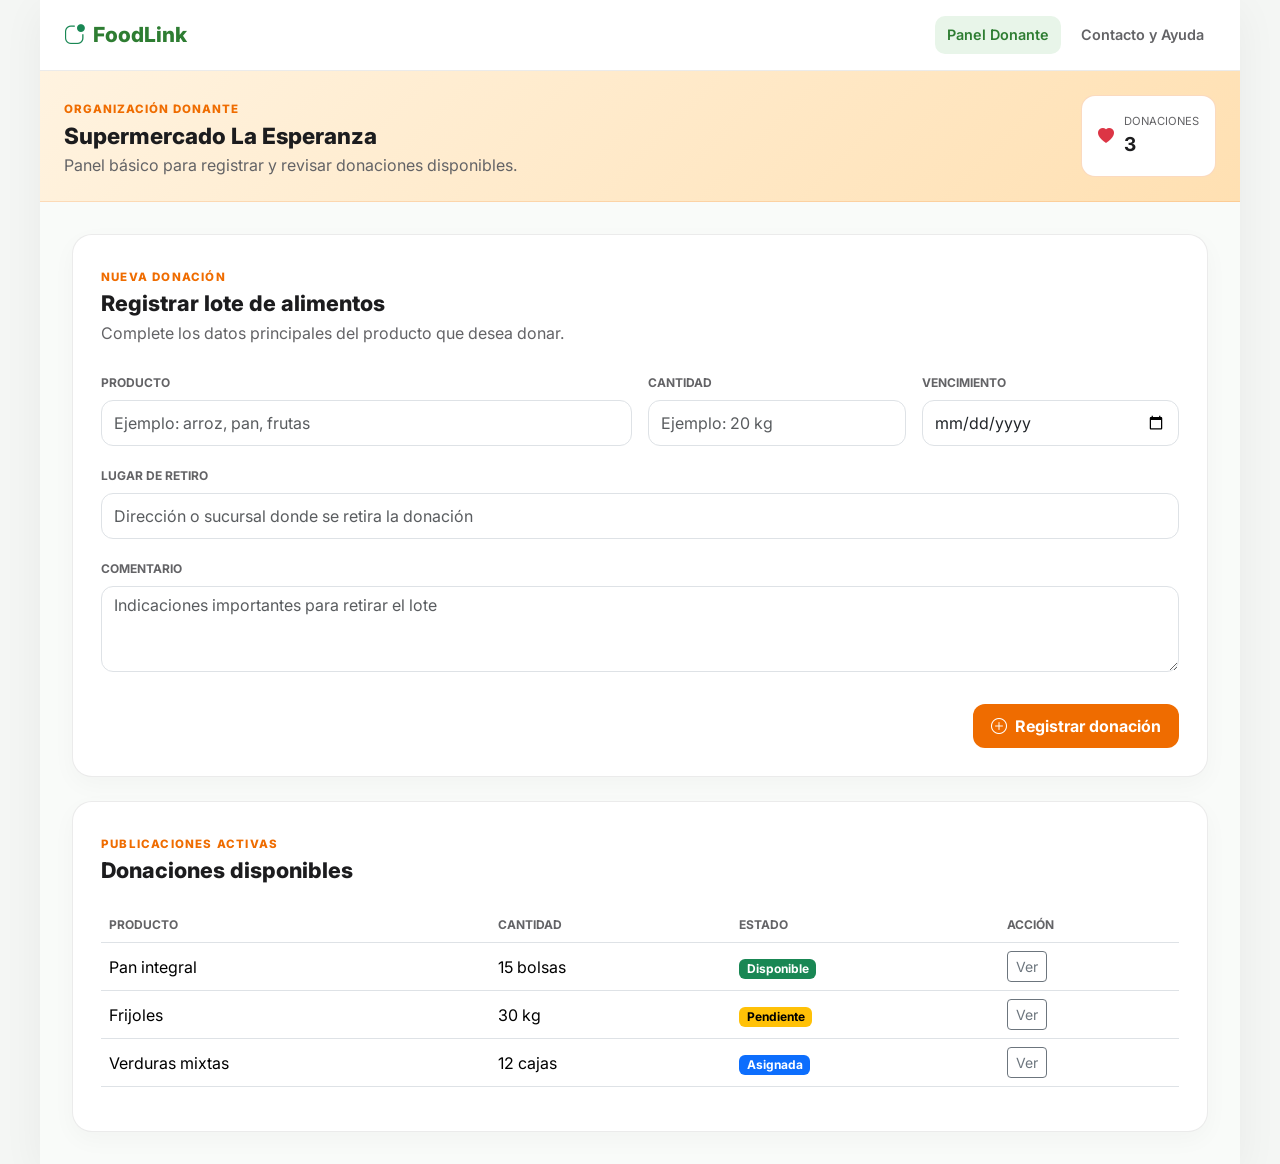
<file: panel-donante.html>
<!DOCTYPE html>
<html lang="es">

    <head>
        <meta charset="UTF-8">
        <meta name="viewport" content="width=device-width, initial-scale=1.0">
        <title>FoodLink - Panel Donante</title>
        <link
            href="https://cdn.jsdelivr.net/npm/bootstrap@5.3.0/dist/css/bootstrap.min.css"
            rel="stylesheet">
        <link
            href="https://cdn.jsdelivr.net/npm/bootstrap-icons@1.11.0/font/bootstrap-icons.css"
            rel="stylesheet">
        <link
            href="https://fonts.googleapis.com/css2?family=Inter:wght@400;500;600;700;800&display=swap"
            rel="stylesheet">
        <link rel="stylesheet" href="./css/panel-donante.css">
    </head>

    <body>
        <div class="site-container">
            <nav class="app-navbar">
                <a href="#" class="navbar-brand-title">
                    <i class="bi bi-app-indicator text-success"></i> FoodLink
                </a>
                <div class="d-flex gap-2">
                    <a href="panel-donante.html" class="nav-link-page active">Panel Donante</a>
                    <a href="panel-ayuda.html" class="nav-link-page">Contacto y Ayuda</a>
                </div>
            </nav>

            <section class="organization-profile-block">
                <div>
                    <span class="profile-label">Organización donante</span>
                    <h1>Supermercado La Esperanza</h1>
                    <p>Panel básico para registrar y revisar donaciones disponibles.</p>
                </div>
                <div class="counter-card">
                    <i class="bi bi-heart-fill text-danger"></i>
                    <div>
                        <span>Donaciones</span>
                        <strong id="totalDonaciones">3</strong>
                    </div>
                </div>
            </section>

            <main class="main-content">
                <section class="content-card">
                    <div class="section-header">
                        <span>Nueva donación</span>
                        <h2>Registrar lote de alimentos</h2>
                        <p>Complete los datos principales del producto que desea donar.</p>
                    </div>

                    <form id="formDonacion">
                        <div class="row g-3">
                            <div class="col-12 col-md-6">
                                <label class="form-label" for="producto">Producto</label>
                                <input type="text" class="form-control" id="producto"
                                    placeholder="Ejemplo: arroz, pan, frutas" required>
                            </div>
                            <div class="col-12 col-md-3">
                                <label class="form-label" for="cantidad">Cantidad</label>
                                <input type="text" class="form-control" id="cantidad"
                                    placeholder="Ejemplo: 20 kg" required>
                            </div>
                            <div class="col-12 col-md-3">
                                <label class="form-label" for="fecha">Vencimiento</label>
                                <input type="date" class="form-control" id="fecha" required>
                            </div>
                            <div class="col-12">
                                <label class="form-label" for="ubicacion">Lugar de retiro</label>
                                <input type="text" class="form-control" id="ubicacion"
                                    placeholder="Dirección o sucursal donde se retira la donación" required>
                            </div>
                            <div class="col-12">
                                <label class="form-label" for="comentario">Comentario</label>
                                <textarea class="form-control" id="comentario" rows="3"
                                    placeholder="Indicaciones importantes para retirar el lote"></textarea>
                            </div>
                            <div class="col-12">
                                <p class="mensaje-exito" id="mensajeDonacion"></p>
                            </div>
                            <div class="col-12 text-end">
                                <button type="submit" class="btn btn-donor">
                                    <i class="bi bi-plus-circle me-2"></i>Registrar donación
                                </button>
                            </div>
                        </div>
                    </form>
                </section>

                <section class="content-card">
                    <div class="section-header">
                        <span>Publicaciones activas</span>
                        <h2>Donaciones disponibles</h2>
                    </div>

                    <div class="table-responsive">
                        <table class="table donor-table align-middle">
                            <thead>
                                <tr>
                                    <th>Producto</th>
                                    <th>Cantidad</th>
                                    <th>Estado</th>
                                    <th>Acción</th>
                                </tr>
                            </thead>
                            <tbody id="tablaDonaciones">
                                <tr>
                                    <td>Pan integral</td>
                                    <td>15 bolsas</td>
                                    <td><span class="badge text-bg-success">Disponible</span></td>
                                    <td><button class="btn btn-sm btn-outline-secondary">Ver</button></td>
                                </tr>
                                <tr>
                                    <td>Frijoles</td>
                                    <td>30 kg</td>
                                    <td><span class="badge text-bg-warning">Pendiente</span></td>
                                    <td><button class="btn btn-sm btn-outline-secondary">Ver</button></td>
                                </tr>
                                <tr>
                                    <td>Verduras mixtas</td>
                                    <td>12 cajas</td>
                                    <td><span class="badge text-bg-primary">Asignada</span></td>
                                    <td><button class="btn btn-sm btn-outline-secondary">Ver</button></td>
                                </tr>
                            </tbody>
                        </table>
                    </div>
                </section>
            </main>
        </div>
        <div class="modal fade" id="modalDonacion" tabindex="-1" aria-hidden="true">
    <div class="modal-dialog">
        <div class="modal-content">
            <div class="modal-header">
                <h5 class="modal-title">Detalle de la donación</h5>
                <button type="button" class="btn-close" data-bs-dismiss="modal"></button>
            </div>

            <div class="modal-body">
                <p><strong>Producto:</strong> <span id="detalleProducto"></span></p>
                <p><strong>Cantidad:</strong> <span id="detalleCantidad"></span></p>
                <p><strong>Estado:</strong> <span id="detalleEstado"></span></p>
                <p><strong>Vencimiento:</strong> <span id="detalleFecha"></span></p>
                <p><strong>Ubicación:</strong> <span id="detalleUbicacion"></span></p>
                <p><strong>Comentario:</strong> <span id="detalleComentario"></span></p>
            </div>
        </div>
    </div>
</div>

<script src="https://cdn.jsdelivr.net/npm/bootstrap@5.3.0/dist/js/bootstrap.bundle.min.js"></script>
<script src="./js/panel-donante.js"></script>
</body>

</html>
</file>
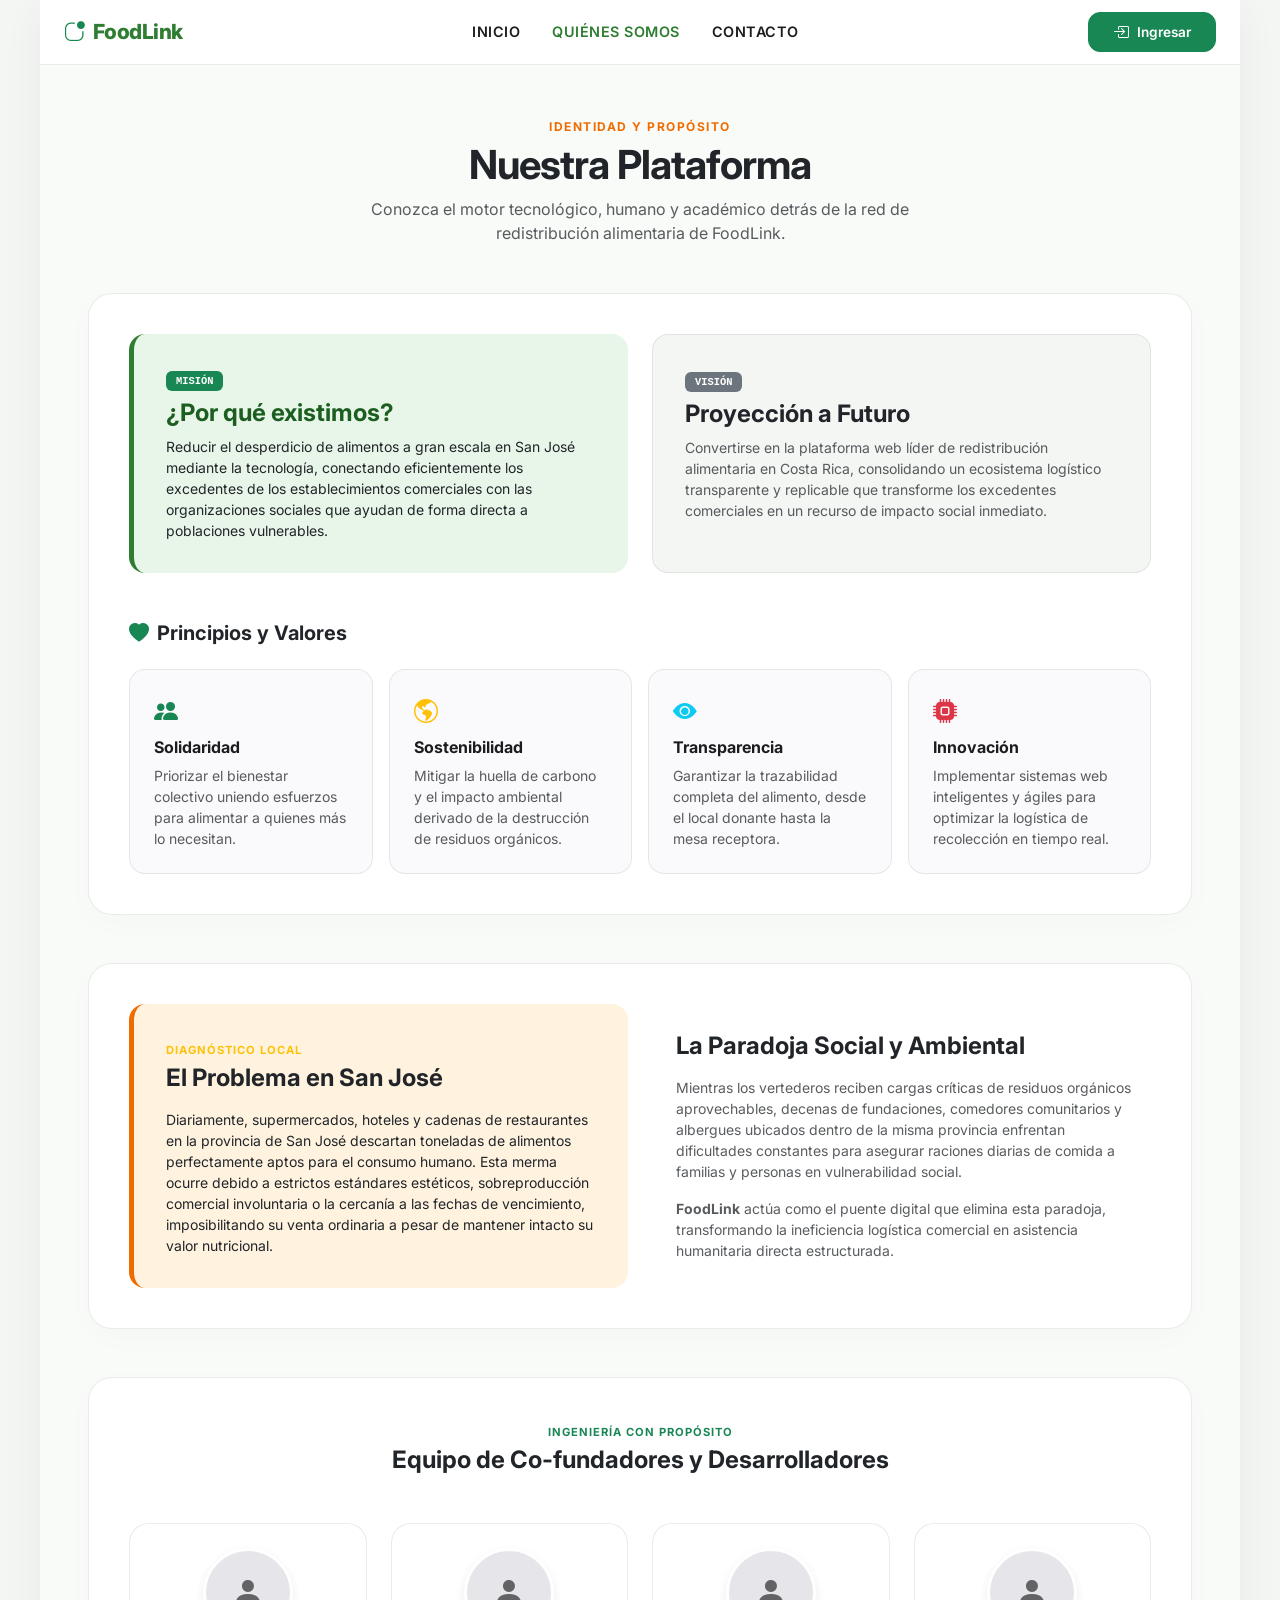
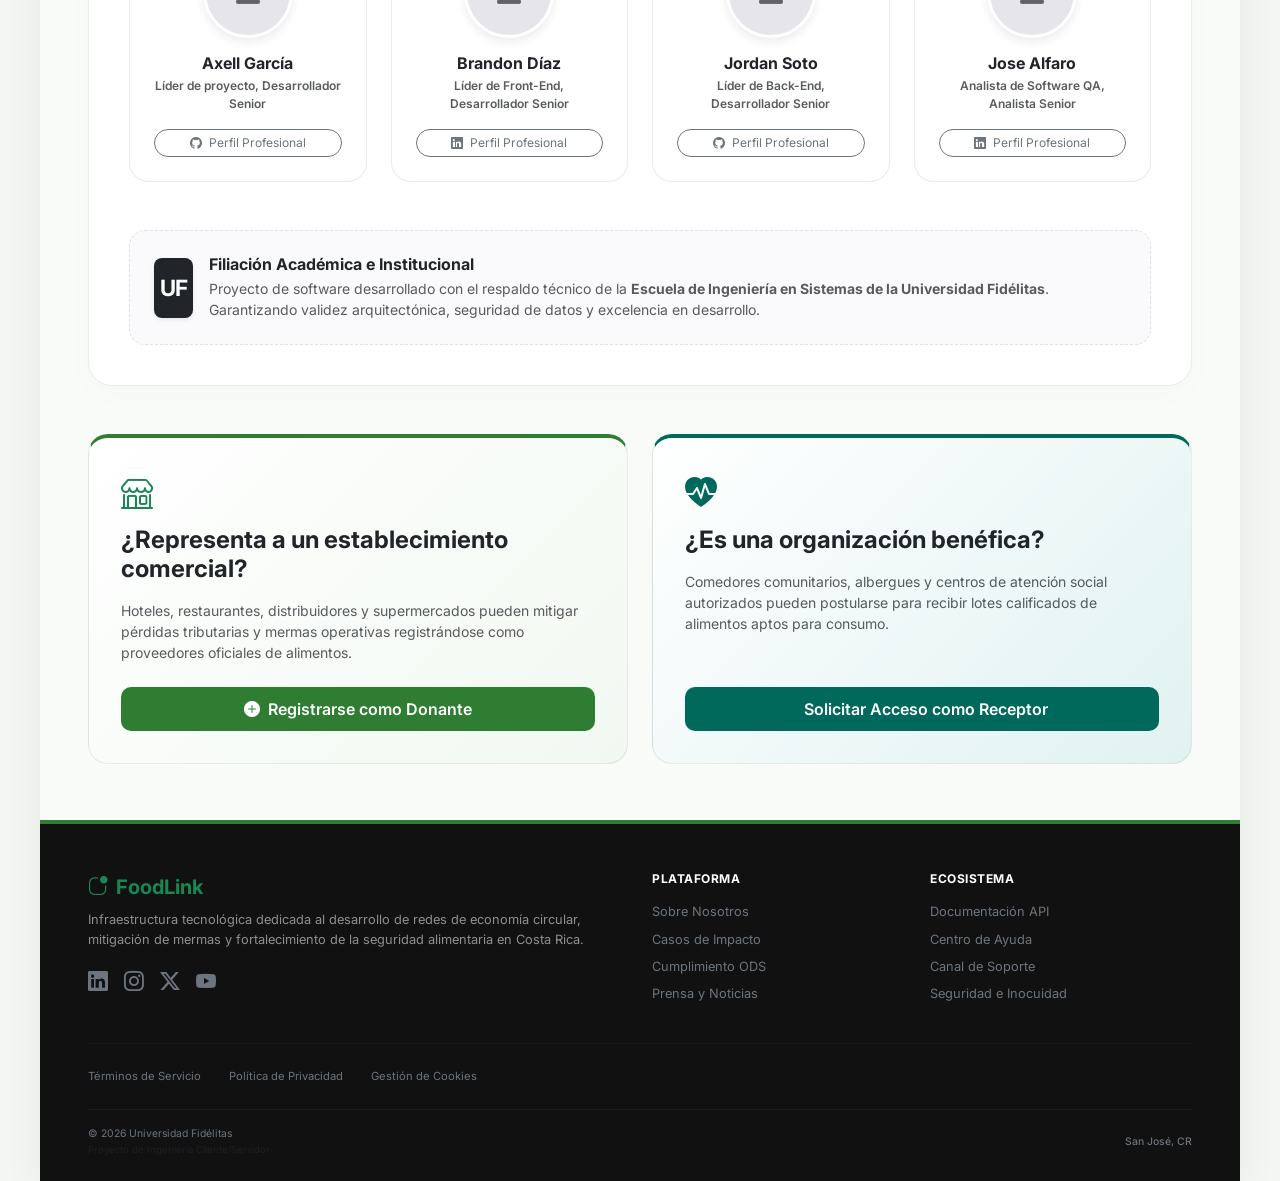
<file: quienes-somos.html>
<!DOCTYPE html>
<html lang="es">

    <head>
        <meta charset="UTF-8">
        <meta name="viewport" content="width=device-width, initial-scale=1.0">
        <title>FoodLink - Quiénes Somos</title>
        
        <link
            href="https://cdn.jsdelivr.net/npm/bootstrap@5.3.0/dist/css/bootstrap.min.css"
            rel="stylesheet">
        
        <link
            href="https://cdn.jsdelivr.net/npm/bootstrap-icons@1.11.0/font/bootstrap-icons.css"
            rel="stylesheet">
        
        <link
            href="https://fonts.googleapis.com/css2?family=Inter:wght@400;500;600;700;800&display=swap"
            rel="stylesheet">
        <link rel="stylesheet" href="./css/quienes-somos.css">
    </head>

    <body>

        <div class="site-container">

            <!-- navbar principal-->
            <nav class="navbar navbar-expand-lg app-navbar">
                <div
                    class="container-fluid p-0 d-flex justify-content-between align-items-center">
                    <!-- Marca / Título -->
                    <a class="navbar-brand-title" href="#">
                        <i class="bi bi-app-indicator text-success"></i>
                        FoodLink
                    </a>

                    <!-- boton de hamburguesa -->
                    <button class="navbar-toggler custom-toggler" type="button"
                        data-bs-toggle="collapse" data-bs-target="#navbarNav"
                        aria-controls="navbarNav"
                        aria-expanded="false" aria-label="Toggle navigation">
                        <i class="bi bi-list"></i>
                    </button>

                    <!-- elementos colapsables -->
                    <div class="collapse navbar-collapse" id="navbarNav">
                        <!-- Enlaces alineados al centro -->
                        <ul class="navbar-nav mx-auto mb-2 mb-lg-0 text-center">
                            <li class="nav-item">
                               <a class="nav-link nav-link-navbar" href="index.html"
                               >Inicio</a>
                            </li>
                            <li class="nav-item">
                                <a class="nav-link nav-link-navbar active"
                                    href="#">Quiénes Somos</a>
                            </li>
                            <li class="nav-item">
                                <a class="nav-link nav-link-navbar"
                                    href="#">Contacto</a>
                            </li>
                        </ul>

                        <!-- boton ingresar icono alineado a la derecha -->
                        <div class="d-grid d-lg-block text-center">
                            <a href="login.html"
                                class="btn btn-sm btn-success px-4 d-inline-flex align-items-center justify-content-center gap-2"
                                style="border-radius: 12px; font-weight: 600; min-height: 40px; font-size: 0.85rem;">
                                <i class="bi bi-box-arrow-in-right fs-6"></i>
                                Ingresar
                            </a>
                        </div>
                    </div>
                </div>
            </nav>

            <!-- cuerpo -->
            <main class="p-4 p-md-5 flex-grow-1 bg-page">

                <!-- ENCABEZADO -->
                <div class="text-center mb-5">
                    <span class="text-uppercase section-eyebrow text-brand-orange">Identidad
                        y Propósito</span>
                    <h1 class="display-6 fw-bold mt-1 text-dark page-title">Nuestra
                        Plataforma</h1>
                    <p class="text-muted mx-auto col-lead">Conozca el motor
                        tecnológico, humano y académico detrás de la red de
                        redistribución alimentaria
                        de FoodLink.</p>
                </div>

                <!-- IDENTIDAD Y PROPÓSITO -->
                <section class="content-card mb-5">
                    <div class="row g-4 mb-5">
                        <!-- Misión -->
                        <div class="col-12 col-md-6">
                            <div class="mission-block h-100">
                                <span
                                    class="badge bg-success mb-2 text-uppercase font-monospace badge-label">Misión</span>
                                <h3 class="h4 fw-bold text-success-dark">¿Por
                                    qué existimos?</h3>
                                <p class="text-dark small mb-0 mt-2 lh-base">
                                    Reducir el desperdicio de alimentos a gran
                                    escala en San José
                                    mediante la tecnología, conectando
                                    eficientemente los excedentes de
                                    los establecimientos comerciales con las
                                    organizaciones sociales que
                                    ayudan de forma directa a poblaciones
                                    vulnerables.
                                </p>
                            </div>
                        </div>
                        <!-- vición -->
                        <div class="col-12 col-md-6">
                            <div class="vision-block h-100">
                                <span
                                    class="badge bg-secondary mb-2 text-uppercase font-monospace badge-label">Visión</span>
                                <h3 class="h4 fw-bold text-dark">Proyección a
                                    Futuro</h3>
                                <p class="text-muted small mb-0 mt-2 lh-base">
                                    Convertirse en la plataforma web líder de
                                    redistribución alimentaria
                                    en Costa Rica, consolidando un ecosistema
                                    logístico transparente y
                                    replicable que transforme los excedentes
                                    comerciales en un recurso
                                    de impacto social inmediato.
                                </p>
                            </div>
                        </div>
                    </div>

                    <!-- valores -->
                    <h3
                        class="h5 fw-bold text-dark mb-4 text-center text-md-start"><i
                            class="bi bi-heart-fill text-success me-2"></i>Principios
                        y Valores</h3>
                    <div class="row g-3">
                        <div class="col-12 col-sm-6 col-lg-3">
                            <div class="value-box h-100">
                                <div class="text-success mb-2"><i
                                        class="bi bi-people-fill fs-4"></i>
                                </div>
                                <h4 class="h6 fw-bold">Solidaridad</h4>
                                <p class="text-muted small mb-0">Priorizar el
                                    bienestar colectivo
                                    uniendo esfuerzos para alimentar a quienes
                                    más lo necesitan.</p>
                            </div>
                        </div>
                        <div class="col-12 col-sm-6 col-lg-3">
                            <div class="value-box h-100">
                                <div class="text-warning mb-2"><i
                                        class="bi bi-globe-americas fs-4"></i>
                                </div>
                                <h4 class="h6 fw-bold">Sostenibilidad</h4>
                                <p class="text-muted small mb-0">Mitigar la
                                    huella de carbono y el
                                    impacto ambiental derivado de la destrucción
                                    de residuos orgánicos.
                                </p>
                            </div>
                        </div>
                        <div class="col-12 col-sm-6 col-lg-3">
                            <div class="value-box h-100">
                                <div class="text-info mb-2"><i
                                        class="bi bi-eye-fill fs-4"></i></div>
                                <h4 class="h6 fw-bold">Transparencia</h4>
                                <p class="text-muted small mb-0">Garantizar la
                                    trazabilidad completa del
                                    alimento, desde el local donante hasta la
                                    mesa receptora.</p>
                            </div>
                        </div>
                        <div class="col-12 col-sm-6 col-lg-3">
                            <div class="value-box h-100">
                                <div class="text-danger mb-2"><i
                                        class="bi bi-cpu-fill fs-4"></i></div>
                                <h4 class="h6 fw-bold">Innovación</h4>
                                <p class="text-muted small mb-0">Implementar
                                    sistemas web inteligentes y
                                    ágiles para optimizar la logística de
                                    recolección en tiempo real.
                                </p>
                            </div>
                        </div>
                    </div>
                </section>

                <!-- LA PROBLEMÁTICA -->
                <section class="content-card mb-5">
                    <div class="row g-4 align-items-center">
                        <div class="col-12 col-lg-6">
                            <div class="problem-block h-100">
                                <span
                                    class="text-uppercase fw-bold text-warning section-eyebrow-sm">Diagnóstico
                                    Local</span>
                                <h3 class="h4 fw-bold text-dark mt-1">El
                                    Problema en San José</h3>
                                <p class="text-dark small mb-0 mt-3 lh-base">
                                    Diariamente, supermercados, hoteles y
                                    cadenas de restaurantes en la
                                    provincia de San José descartan toneladas de
                                    alimentos perfectamente
                                    aptos para el consumo humano. Esta merma
                                    ocurre debido a estrictos
                                    estándares estéticos, sobreproducción
                                    comercial involuntaria o la
                                    cercanía a las fechas de vencimiento,
                                    imposibilitando su venta
                                    ordinaria a pesar de mantener intacto su
                                    valor nutricional.
                                </p>
                            </div>
                        </div>
                        <div class="col-12 col-lg-6">
                            <div class="p-2 ps-md-4">
                                <h3 class="h4 fw-bold text-dark mb-3">La
                                    Paradoja Social y Ambiental
                                </h3>
                                <p class="text-muted small lh-base">
                                    Mientras los vertederos reciben cargas
                                    críticas de residuos
                                    orgánicos aprovechables, decenas de
                                    fundaciones, comedores
                                    comunitarios y albergues ubicados dentro de
                                    la misma provincia
                                    enfrentan dificultades constantes para
                                    asegurar raciones diarias de
                                    comida a familias y personas en
                                    vulnerabilidad social.
                                </p>
                                <p class="text-muted small lh-base mb-0">
                                    <strong>FoodLink</strong> actúa como el
                                    puente digital que elimina
                                    esta paradoja, transformando la ineficiencia
                                    logística comercial en
                                    asistencia humanitaria directa estructurada.
                                </p>
                            </div>
                        </div>
                    </div>
                </section>

                <!-- equipo y respaldo institucunal-->
                <section class="content-card mb-5">
                    <div class="text-center mb-5">
                        <span class="text-uppercase fw-bold text-success section-eyebrow-sm">Ingeniería
                            con
                            Propósito</span>
                        <h3 class="h4 fw-bold text-dark mt-1">Equipo de
                            Co-fundadores y Desarrolladores
                        </h3>
                    </div>

                    <!-- fila de tarjetas de desarrolladores -->
                    <div class="row g-4 mb-5">
                        <!--  1: Axell García -->
                        <div class="col-12 col-sm-6 col-lg-3">
                            <div
                                class="dev-card p-4 text-center h-100 d-flex flex-column justify-content-between">
                                <div>
                                    <div class="avatar-placeholder"><i
                                            class="bi bi-person-fill"></i>
                                    </div>
                                    <h4 class="h6 fw-bold text-dark mb-1">Axell
                                        García</h4>
                                    <span class="text-muted d-block mb-3 dev-role">Líder
                                        de proyecto,
                                        Desarrollador Senior
                                    </span>
                                </div>
                                <a href="https://github.com" target="_blank"
                                    class="btn btn-outline-secondary btn-sm rounded-pill px-3 w-100 dev-profile-btn"><i
                                        class="bi bi-github me-1"></i> Perfil
                                    Profesional</a>
                            </div>
                        </div>
                        <!-- Brandon Díaz -->
                        <div class="col-12 col-sm-6 col-lg-3">
                            <div
                                class="dev-card p-4 text-center h-100 d-flex flex-column justify-content-between">
                                <div>
                                    <div class="avatar-placeholder"><i
                                            class="bi bi-person-fill"></i>
                                    </div>
                                    <h4
                                        class="h6 fw-bold text-dark mb-1">Brandon
                                        Díaz</h4>
                                    <span class="text-muted d-block mb-3 dev-role">Líder
                                        de
                                        Front-End,
                                        Desarrollador Senior</span>
                                </div>
                                <a href="https://linkedin.com" target="_blank"
                                    class="btn btn-outline-secondary btn-sm rounded-pill px-3 w-100 dev-profile-btn"><i
                                        class="bi bi-linkedin me-1"></i>
                                    Perfil Profesional</a>
                            </div>
                        </div>
                        <!-- Jordan Soto -->
                        <div class="col-12 col-sm-6 col-lg-3">
                            <div
                                class="dev-card p-4 text-center h-100 d-flex flex-column justify-content-between">
                                <div>
                                    <div class="avatar-placeholder"><i
                                            class="bi bi-person-fill"></i>
                                    </div>
                                    <h4 class="h6 fw-bold text-dark mb-1">Jordan
                                        Soto</h4>
                                    <span class="text-muted d-block mb-3 dev-role">Líder
                                        de
                                        Back-End, Desarrollador Senior</span>
                                </div>
                                <a href="https://github.com" target="_blank"
                                    class="btn btn-outline-secondary btn-sm rounded-pill px-3 w-100 dev-profile-btn"><i
                                        class="bi bi-github me-1"></i> Perfil
                                    Profesional</a>
                            </div>
                        </div>
                        <!-- Jose Alfaro -->
                        <div class="col-12 col-sm-6 col-lg-3">
                            <div
                                class="dev-card p-4 text-center h-100 d-flex flex-column justify-content-between">
                                <div>
                                    <div class="avatar-placeholder"><i
                                            class="bi bi-person-fill"></i>
                                    </div>
                                    <h4 class="h6 fw-bold text-dark mb-1">Jose
                                        Alfaro</h4>
                                    <span class="text-muted d-block mb-3 dev-role">Analista
                                        de
                                        Software QA, Analista Senior</span>
                                </div>
                                <a href="https://linkedin.com" target="_blank"
                                    class="btn btn-outline-secondary btn-sm rounded-pill px-3 w-100 dev-profile-btn"><i
                                        class="bi bi-linkedin me-1"></i>
                                    Perfil Profesional</a>
                            </div>
                        </div>
                    </div>

                    
                    <div class="p-4 rounded-4 border text-center institutional-affiliation">
                        <div
                            class="d-flex flex-column flex-sm-row align-items-center justify-content-center gap-3">
                            <div
                                class="bg-dark text-white fw-bold d-flex align-items-center justify-content-center rounded-3 shadow-sm uf-badge">
                                UF
                            </div>
                            <div class="text-sm-start">
                                <h4 class="h6 fw-bold mb-1 text-dark">Filiación
                                    Académica e
                                    Institucional</h4>
                                <p class="text-muted small mb-0">Proyecto de
                                    software desarrollado con
                                    el respaldo técnico de la <strong>Escuela de
                                        Ingeniería en Sistemas
                                        de la Universidad Fidélitas</strong>.
                                    Garantizando validez
                                    arquitectónica, seguridad de datos y
                                    excelencia en desarrollo.</p>
                            </div>
                        </div>
                    </div>
                </section>

                <!-- cooperacion-->
                <section class="mb-2">
                    <div class="row g-4">
                        <!-- Tarjeta de Conversión: Donantes -->
                        <div class="col-12 col-md-6">
                            <div
                                class="cta-conversion-card cta-donante d-flex flex-column justify-content-between">
                                <div>
                                    <div class="text-success mb-2"><i
                                            class="bi bi-shop fs-2"></i></div>
                                    <h3 class="h4 fw-bold text-dark">¿Representa
                                        a un establecimiento
                                        comercial?</h3>
                                    <p class="text-muted small my-3">Hoteles,
                                        restaurantes,
                                        distribuidores y supermercados pueden
                                        mitigar pérdidas
                                        tributarias y mermas operativas
                                        registrándose como proveedores
                                        oficiales de alimentos.</p>
                                </div>
                                <button
                                    class="btn btn-cta btn-cta-donante fw-semibold"
                                    onclick="alert('Redirigiendo a Formulario de Registro para Donantes Comerciales.')">
                                    <i
                                        class="bi bi-plus-circle-fill me-2"></i>Registrarse
                                    como Donante
                                </button>
                            </div>
                        </div>

                        <!-- organizaciones beneficiarias -->
                        <div class="col-12 col-md-6">
                            <div
                                class="cta-conversion-card cta-beneficiario d-flex flex-column justify-content-between">
                                <div>
                                    <div class="text-teal mb-2"><i
                                            class="bi bi-heart-pulse-fill fs-2"></i></div>
                                    <h3 class="h4 fw-bold text-dark">¿Es una
                                        organización benéfica?</h3>
                                    <p class="text-muted small my-3">Comedores
                                        comunitarios, albergues y
                                        centros de atención social autorizados
                                        pueden postularse para
                                        recibir lotes calificados de alimentos
                                        aptos para consumo.</p>
                                </div>
                                <button
                                    class="btn btn-cta btn-cta-beneficiario fw-semibold"
                                    onclick="alert('Redirigiendo a Formulario de Solicitud para Organizaciones Beneficiarias.')">
                                    <i
                                        class="bi bi-shield-heart me-2"></i>Solicitar
                                    Acceso como
                                    Receptor
                                </button>
                            </div>
                        </div>
                    </div>
                </section>

            </main>

            <!-- foter -->
            <footer class="text-white pt-5 pb-4 px-4 px-md-5 site-footer">
                <div class="row g-4 mb-4">
                    <div class="col-12 col-md-6">
                        <span
                            class="fw-bold text-success fs-5 d-flex align-items-center gap-2 mb-2">
                            <i class="bi bi-app-indicator"></i> FoodLink
                        </span>
                        <p class="text-secondary mb-3 footer-desc-text">
                            Infraestructura tecnológica dedicada al desarrollo
                            de redes de economía
                            circular, mitigación de mermas y fortalecimiento de
                            la seguridad alimentaria
                            en Costa Rica.
                        </p>
                        <div class="d-flex gap-3 fs-5 text-secondary">
                            <a href="#"
                                class="text-secondary text-decoration-none"
                                aria-label="LinkedIn"><i
                                    class="bi bi-linkedin"></i></a>
                            <a href="#"
                                class="text-secondary text-decoration-none"
                                aria-label="Instagram"><i
                                    class="bi bi-instagram"></i></a>
                            <a href="#"
                                class="text-secondary text-decoration-none"
                                aria-label="X (Twitter)"><i
                                    class="bi bi-twitter-x"></i></a>
                            <a href="#"
                                class="text-secondary text-decoration-none"
                                aria-label="YouTube"><i
                                    class="bi bi-youtube"></i></a>
                        </div>
                    </div>

                    <div class="col-12 col-md-6">
                        <div class="row g-3">
                            <div class="col-6">
                                <h4 class="text-white fw-bold mb-3 footer-heading">
                                    Plataforma</h4>
                                <ul
                                    class="list-unstyled d-flex flex-column gap-2 footer-link-list">
                                    <li><a href="#"
                                            class="text-secondary text-decoration-none">Sobre
                                            Nosotros</a></li>
                                    <li><a href="#"
                                            class="text-secondary text-decoration-none">Casos
                                            de
                                            Impacto</a></li>
                                    <li><a href="#"
                                            class="text-secondary text-decoration-none">Cumplimiento
                                            ODS</a></li>
                                    <li><a href="#"
                                            class="text-secondary text-decoration-none">Prensa
                                            y
                                            Noticias</a></li>
                                </ul>
                            </div>
                            <div class="col-6">
                                <h4 class="text-white fw-bold mb-3 footer-heading">
                                    Ecosistema</h4>
                                <ul
                                    class="list-unstyled d-flex flex-column gap-2 footer-link-list">
                                    <li><a href="#"
                                            class="text-secondary text-decoration-none">Documentación
                                            API</a></li>
                                    <li><a href="#"
                                            class="text-secondary text-decoration-none">Centro
                                            de Ayuda</a></li>
                                    <li><a href="#"
                                            class="text-secondary text-decoration-none">Canal
                                            de
                                            Soporte</a></li>
                                    <li><a href="#"
                                            class="text-secondary text-decoration-none">Seguridad
                                            e
                                            Inocuidad</a></li>
                                </ul>
                            </div>
                        </div>
                    </div>
                </div>

                <hr class="footer-divider">

                <div class="mb-4">
                    <div class="d-flex flex-wrap text-secondary footer-legal-links">
                        <a href="#"
                            class="text-secondary text-decoration-none me-3">Términos
                            de
                            Servicio</a>
                        <a href="#"
                            class="text-secondary text-decoration-none me-3">Política
                            de
                            Privacidad</a>
                        <a href="#"
                            class="text-secondary text-decoration-none">Gestión
                            de Cookies</a>
                    </div>
                </div>

                <div
                    class="pt-3 border-top border-dark d-flex flex-column flex-sm-row justify-content-between align-items-sm-center gap-2 text-secondary footer-bottom">
                    <div>
                        <span class="d-block">© 2026 Universidad
                            Fidélitas</span>
                        <span class="text-muted footer-subtext">Proyecto de Ingeniería
                            Cliente/Servidor</span>
                    </div>
                    <span class="fw-medium">San José, CR</span>
                </div>
            </footer>
        </div>

        <!-- Bootstrap 5 Bundle JS (Necesario para el menú colapsable) -->
        <script
            src="https://cdn.jsdelivr.net/npm/bootstrap@5.3.0/dist/js/bootstrap.bundle.min.js"></script>
    </body>

</html>
</file>
<file: css/index.css>
:root {
    --brand-green: #2E7D32;
    --brand-green-dark: #1B5E20;
    --brand-orange: #EF6C00;
    --brand-teal: #00695C;
    --text-main: #1C1C1E;
    --text-muted: #636366;
    --bg-premium: #F9FBF9;
    --bg-card: #FFFFFF;
    --border-card: rgba(0, 0, 0, 0.08);
}

body {
    font-family: 'Inter', sans-serif;
    background-color: #f4f6f4;
    color: var(--text-main);
    margin: 0;
    padding: 0;
}

/* --- CONTENEDOR GLOBAL RESPONSIVO --- */
.site-container {
    width: 100%;
    max-width: 1200px;
    margin: 0 auto;
    background-color: #FFFFFF;
    box-shadow: 0px 10px 40px rgba(0, 0, 0, 0.05);
    min-height: 100vh;
    display: flex;
    flex-direction: column;
}

/* --- NAVBAR RESPONSIVO COMPARTIDO --- */
.app-navbar {
    background-color: #ffffff;
    border-bottom: 1px solid rgba(0, 0, 0, 0.08);
    padding: 12px 24px;
    position: sticky;
    top: 0;
    z-index: 1050;
}

.navbar-brand-title {
    font-weight: 800;
    font-size: 1.3rem;
    color: var(--brand-green);
    letter-spacing: -0.5px;
    display: flex;
    align-items: center;
    gap: 8px;
    text-decoration: none;
}

.navbar-brand-title:hover {
    color: var(--brand-green-dark);
}

.nav-link-navbar {
    font-weight: 600;
    font-size: 0.9rem;
    color: var(--text-main);
    text-transform: uppercase;
    letter-spacing: 0.5px;
    padding: 8px 16px !important;
    transition: color 0.2s ease;
}

.nav-link-navbar:hover {
    color: var(--brand-green);
}

/* Botón hamburguesa */
.custom-toggler {
    border: 1px solid rgba(0, 0, 0, 0.1);
    background: #f4f6f4;
    border-radius: 10px;
    padding: 8px 12px;
    color: var(--text-main);
    font-size: 1.2rem;
}

.custom-toggler:focus {
    box-shadow: 0 0 0 0.25rem rgba(46, 125, 50, 0.25);
}

@media (max-width: 991.98px) {
    .navbar-collapse {
        background-color: #ffffff;
        padding: 16px 0 8px 0;
        border-top: 1px solid rgba(0, 0, 0, 0.05);
        margin-top: 12px;
    }

    .nav-link-navbar {
        padding: 10px 0 !important;
    }
}

/* --- SECCIONES Y TARJETAS --- */
.content-card {
    background: var(--bg-card);
    border-radius: 24px;
    border: 1px solid var(--border-card);
    box-shadow: 0px 8px 32px rgba(0, 0, 0, 0.02);
    padding: 40px;
}

@media (max-width: 768px) {
    .content-card {
        padding: 24px;
        border-radius: 16px;
    }
}

.mission-block {
    background-color: #E8F5E9;
    border-left: 5px solid var(--brand-green);
    border-radius: 16px;
    padding: 32px;
}

.problem-block {
    background-color: #FFF3E0;
    border-left: 5px solid var(--brand-orange);
    border-radius: 16px;
    padding: 32px;
}

/* --- COMPONENTES DE VALORES --- */
.value-box {
    border: 1px solid var(--border-card);
    border-radius: 16px;
    padding: 24px;
    background-color: #FAFAFC;
    transition: transform 0.2s, border-color 0.2s;
}

.value-box:hover {
    transform: translateY(-2px);
    border-color: var(--brand-green);
}

/* --- TARJETAS DE CO-FUNDADORES --- */
.dev-card {
    border: 1px solid var(--border-card);
    border-radius: 20px;
    overflow: hidden;
    background: #FFFFFF;
    transition: all 0.2s ease;
}

.dev-card:hover {
    box-shadow: 0px 12px 24px rgba(0, 0, 0, 0.06);
    border-color: rgba(0, 0, 0, 0.15);
}

.avatar-placeholder {
    width: 90px;
    height: 90px;
    background-color: #E5E5EA;
    border-radius: 50%;
    display: flex;
    align-items: center;
    justify-content: center;
    font-size: 2rem;
    color: var(--text-muted);
    margin: 0 auto 16px;
    border: 3px solid #FFFFFF;
    box-shadow: 0 4px 10px rgba(0, 0, 0, 0.08);
}

/* --- CTA CARDS --- */
.cta-conversion-card {
    border: 1px solid var(--border-card);
    border-radius: 20px;
    padding: 32px;
    height: 100%;
    transition: all 0.2s;
}

.cta-donante {
    background: linear-gradient(135deg, #FFFFFF 0%, #F1F8F1 100%);
    border-top: 4px solid var(--brand-green);
}

.cta-beneficiario {
    background: linear-gradient(135deg, #FFFFFF 0%, #E0F2F1 100%);
    border-top: 4px solid var(--brand-teal);
}

.active {
    color: var(--brand-green) !important;
}
/* ============================
   ESTILOS EXCLUSIVOS DEL INDEX
============================= */

.hero-index{
    margin-bottom:70px;
}

.etiqueta-hero,
.etiqueta-seccion{
    color:var(--brand-orange);
    letter-spacing:1.5px;
    font-size:.75rem;
}

.descripcion-hero{
    max-width:760px;
    font-size:1.1rem;
}

.boton-principal{
    border-radius:12px;
    padding:14px 28px;
    font-weight:600;
}

.boton-secundario{
    border-radius:12px;
    padding:14px 28px;
    font-weight:600;
}

.index-card{
    background:#fff;
    border:1px solid var(--border-card);
    border-radius:18px;
    padding:28px;
    transition:.25s;
}

.index-card:hover{
    transform:translateY(-6px);
    box-shadow:0 12px 30px rgba(0,0,0,.08);
}

.icono-card{
    font-size:2rem;
    margin-bottom:15px;
}

.paso-box{
    display:flex;
    gap:20px;
    background:#fff;
    border:1px solid var(--border-card);
    border-radius:16px;
    padding:20px;
    align-items:flex-start;
}

.numero-paso{
    width:42px;
    height:42px;
    border-radius:50%;
    background:var(--brand-green);
    color:#fff;
    display:flex;
    align-items:center;
    justify-content:center;
    font-weight:bold;
    flex-shrink:0;
}
</file>
<file: css/style.css>
footer {
    background-color: #111112;
    border-top: 4px solid var(--brand-green);
    font-size: 0.8rem;
}

.texto-informativo {
    line-height: 1.6;
    color: #8E8E93 !important;
}

.titulo-footer {
    font-size: 0.75rem;
    letter-spacing: 0.5px;
    text-transform: uppercase;
}

.lista-ecosistema .lista-plataforma {
    color: #AEAEB2;
}

.linea-divisora {
    border-color: rgba(255, 255, 255, 0.1);
    margin: 24px 0;
}

.tramites-legales {
    font-size: 0.7rem;
}

.informacion-adicional {
    font-size: 0.65rem;
    border-color: rgba(255, 255, 255, 0.05) !important;
}

.informacion-universidad {
    font-size: 0.6rem;
}
</file>
<file: css/panel-administrativo.css>
:root {
    --brand-green: #2E7D32;
    --brand-green-dark: #1B5E20;
    --brand-green-light: #E8F5E9;
    --brand-orange: #EF6C00;
    --brand-teal: #00695C;
    --brand-danger: #C62828;
    --brand-info: #1565C0;
    --text-main: #1C1C1E;
    --text-muted: #636366;
    --bg-premium: #F9FBF9;
    --bg-card: #FFFFFF;
    --border-card: rgba(0, 0, 0, 0.08);
}

body {
    font-family: 'Inter', sans-serif;
    background-color: #f4f6f4;
    color: var(--text-main);
    margin: 0;
    padding: 0;
}

.site-container {
    width: 100%;
    max-width: 1200px;
    margin: 0 auto;
    background-color: #FFFFFF;
    box-shadow: 0px 10px 40px rgba(0, 0, 0, 0.05);
    min-height: 100vh;
    display: flex;
    flex-direction: column;
}

/* ============================= Nav =============================*/
.app-navbar {
    background-color: #ffffff;
    border-bottom: 1px solid rgba(0, 0, 0, 0.06);
    padding: 16px 24px;
    display: flex;
    justify-content: space-between;
    align-items: center;
}

.navbar-brand-title {
    font-weight: 800;
    font-size: 1.4rem;
    color: var(--brand-green);
    letter-spacing: -0.6px;
    display: flex;
    align-items: center;
    gap: 8px;
    text-decoration: none;
    line-height: 1.2;
}

/* ============================= Boton de log out ============================= */
.btn-logout-custom {
    background-color: #FAFAFC;
    color: #3A3A3C;
    font-size: 0.82rem;
    font-weight: 600;
    padding: 8px 16px;
    border: 1px solid #E5E5EA;
    border-radius: 10px;
    display: flex;
    align-items: center;
    gap: 8px;
    transition: all 0.2s ease-in-out;
}

.btn-logout-custom:hover {
    background-color: rgba(198, 40, 40, 0.06);
    color: var(--brand-danger);
    border-color: rgba(198, 40, 40, 0.2);
}


.container-titulo-panel {
    background-color: #DCEDC8;
    /* Tono verde claro suave de la imagen */
    background: linear-gradient(90deg, #E8F5E9 0%, #D0E7D2 100%);
    padding: 24px;
    display: flex;
    align-items: center;
    gap: 16px;
    border-bottom: 1px solid rgba(0, 0, 0, 0.05);
}

.header-icon-container {
    background-color: #ffffff;
    width: 52px;
    height: 52px;
    border-radius: 50%;
    display: flex;
    align-items: center;
    justify-content: center;
    box-shadow: 0px 4px 10px rgba(0, 0, 0, 0.08);
    color: var(--brand-green);
    font-size: 1.4rem;
    flex-shrink: 0;
}

.header-text {
    display: flex;
    flex-direction: column;
}

.header-subtitle {
    font-size: 0.72rem;
    font-weight: 700;
    color: #558B2F;
    text-transform: uppercase;
    letter-spacing: 1px;
    margin-bottom: 2px;
}

.header-main-title {
    font-weight: 700;
    font-size: 1.35rem;
    color: #1B5E20;
    margin: 0;
    letter-spacing: -0.3px;
}

/* ============================= Barra de pestañas ============================= */
.container-tabs {
    background-color: #ffffff;
    border-bottom: 1px solid rgba(0, 0, 0, 0.06);
    padding: 0 24px;
    display: flex;
    gap: 4px;
    overflow-x: auto;
    scrollbar-width: none;
}

.container-tabs::-webkit-scrollbar {
    display: none;
}

.nav-link-custom {
    color: var(--text-muted);
    font-weight: 600;
    font-size: 0.9rem;
    padding: 18px 14px;
    border: none;
    background: none;
    position: relative;
    transition: color 0.2s ease;
    white-space: nowrap;
}

.nav-link-custom.active {
    color: var(--brand-green-dark);
}

.nav-link-custom.active::after {
    content: '';
    position: absolute;
    bottom: -1px;
    left: 14px;
    right: 14px;
    height: 3px;
    background-color: var(--brand-green);
    border-radius: 3px 3px 0 0;
}

.container-principal {
    background-color: var(--bg-premium);

}

.vista-oculta {
    display: none;
}

.vista-visible {
    display: block;
}

/* ============================= Contenedor card ============================= */
.content-card {
    background: var(--bg-card);
    border-radius: 24px;
    border: 1px solid var(--border-card);
    box-shadow: 0px 8px 32px rgba(0, 0, 0, 0.02);
    padding: 32px;
}

/* ============================= Container registro ============================= */
.container-registro {
    border-right: 1px solid rgba(0, 0, 0, 0.05);
}


/* ============================= FORMULARIOS ============================= */
.admin-input-group .form-control,
.admin-input-group .form-select {
    border-radius: 12px;
    border: 1px solid #E5E5EA;
    background-color: #FAFAFC;
    padding: 11px 14px;
    font-size: 0.9rem;
}

.boton-enviar {
    background-color: var(--brand-green);
    border: none;
    border-radius: 12px;
}

.texto-motivo {
    font-size: 0.7rem;
}

.texto-mensaje {
    max-width: 300px;
}

.texto-prioridad {
    max-width: 260px;
}

.boton-editar {
    font-size: 0.7rem;
    background-color: var(--brand-green);
    border: none;
    border-radius: 6px;
}

.boton-exportar-entradas .boton-exportar-salida {
    border-radius: 8px;
}

.boton-intervenir {
    font-size: 0.7rem;
    border-radius: 6px;
}

.admin-input-group .form-control:focus,
.admin-input-group .form-select:focus {
    background-color: #FFFFFF;
    border-color: var(--brand-green);
    box-shadow: 0 0 0 4px rgba(46, 125, 50, 0.1);
}

/* ============================= TABLAS ============================= */
.admin-table th {
    font-size: 0.75rem;
    font-weight: 700;
    text-transform: uppercase;
    color: #8E8E93;
    border-bottom: 2px solid #E5E5EA;
    padding: 14px 12px;
}

.admin-table td {
    font-size: 0.88rem;
    vertical-align: middle;
    color: #3A3A3C;
    padding: 14px 12px;
}

/* ============================= BADGES OPERATIVOS ============================= */
.badge-custom {
    font-size: 0.7rem;
    font-weight: 700;
    text-transform: uppercase;
    padding: 4px 10px;
    border-radius: 12px;
    display: inline-block;
}

.priority-high {
    background-color: rgba(198, 40, 40, 0.1);
    color: var(--brand-danger);
}

.priority-medium {
    background-color: rgba(239, 108, 0, 0.1);
    color: var(--brand-orange);
}

.priority-low {
    background-color: rgba(21, 101, 192, 0.1);
    color: var(--brand-info);
}

.status-success {
    background-color: rgba(46, 125, 50, 0.1);
    color: var(--brand-green-dark);
}

.status-pending {
    background-color: rgba(239, 108, 0, 0.1);
    color: var(--brand-orange);
}

.status-route {
    background-color: rgba(21, 101, 192, 0.1);
    color: var(--brand-info);
}
</file>
<file: css/panel-ayuda.css>
:root {
    --brand-green: #2E7D32;
    --brand-teal: #00695C;
    --text-main: #1C1C1E;
    --text-muted: #636366;
    --bg-premium: #F9FBF9;
    --border-card: rgba(0, 0, 0, 0.08);
}

body {
    margin: 0;
    font-family: 'Inter', sans-serif;
    background-color: #f4f6f4;
    color: var(--text-main);
}

.site-container {
    width: 100%;
    max-width: 1200px;
    min-height: 100vh;
    margin: 0 auto;
    background-color: #ffffff;
    box-shadow: 0 10px 40px rgba(0, 0, 0, 0.05);
}

.app-navbar {
    display: flex;
    justify-content: space-between;
    align-items: center;
    padding: 16px 24px;
    border-bottom: 1px solid var(--border-card);
    background-color: #ffffff;
}

.navbar-brand-title {
    display: flex;
    gap: 8px;
    align-items: center;
    color: var(--brand-green);
    font-size: 1.3rem;
    font-weight: 800;
    text-decoration: none;
}

.nav-link-page {
    color: var(--text-muted);
    font-size: 0.9rem;
    font-weight: 600;
    text-decoration: none;
    padding: 8px 12px;
    border-radius: 10px;
}

.nav-link-page.active,
.nav-link-page:hover {
    color: var(--brand-green);
    background-color: #E8F5E9;
}

.help-header {
    padding: 34px 28px;
    background: linear-gradient(135deg, #E8F5E9 0%, #E0F2F1 100%);
    border-bottom: 1px solid rgba(46, 125, 50, 0.18);
}

.help-header span {
    color: var(--brand-teal);
    font-size: 0.75rem;
    font-weight: 800;
    letter-spacing: 1.2px;
    text-transform: uppercase;
}

.help-header h1 {
    margin: 6px 0;
    font-size: 1.7rem;
    font-weight: 800;
}

.help-header p {
    margin: 0;
    color: var(--text-muted);
}

.main-content {
    display: grid;
    grid-template-columns: 2fr 1fr;
    gap: 24px;
    padding: 32px;
    background-color: var(--bg-premium);
}

.content-card {
    padding: 28px;
    border: 1px solid var(--border-card);
    border-radius: 20px;
    background-color: #ffffff;
    box-shadow: 0 8px 24px rgba(0, 0, 0, 0.03);
}

.section-header {
    margin-bottom: 22px;
}

.section-header span {
    color: var(--brand-teal);
    font-size: 0.72rem;
    font-weight: 800;
    letter-spacing: 1.2px;
    text-transform: uppercase;
}

.section-header h2 {
    margin: 4px 0;
    font-size: 1.3rem;
    font-weight: 800;
}

.section-header p {
    margin: 0;
    color: var(--text-muted);
}

.form-label {
    color: var(--text-muted);
    font-size: 0.75rem;
    font-weight: 700;
    text-transform: uppercase;
}

.form-control,
.form-select {
    min-height: 46px;
    border-radius: 12px;
}

.btn-help {
    color: #ffffff;
    background-color: var(--brand-green);
    border: none;
    border-radius: 12px;
    padding: 10px 18px;
    font-weight: 700;
}

.btn-help:hover {
    color: #ffffff;
    background-color: #256b2a;
}

.info-item {
    display: flex;
    gap: 12px;
    padding: 14px 0;
    border-bottom: 1px solid var(--border-card);
}

.info-item:last-child {
    border-bottom: none;
}

.info-item i {
    color: var(--brand-green);
    font-size: 1.2rem;
}

.info-item p {
    margin: 2px 0 0;
    color: var(--text-muted);
    font-size: 0.9rem;
}

.faq-card {
    grid-column: 1 / -1;
}

.faq-item {
    padding: 14px 0;
    border-top: 1px solid var(--border-card);
}

.faq-item h3 {
    margin: 0 0 4px;
    font-size: 1rem;
    font-weight: 700;
}

.faq-item p {
    margin: 0;
    color: var(--text-muted);
}

.mensaje-exito {
    margin: 0;
    color: var(--brand-green);
    font-weight: 700;
}

.mensaje-error {
    margin: 0;
    color: #b00020;
    font-weight: 700;
}

@media (max-width: 768px) {
    .app-navbar {
        flex-direction: column;
        align-items: flex-start;
        gap: 12px;
    }

    .main-content {
        grid-template-columns: 1fr;
        padding: 20px;
    }
}
</file>
<file: css/panel-beneficiario.css>
:root {

    --brand-green: #2E7D32;
    --brand-green-dark: #1B5E20;
    --brand-orange: #EF6C00;
    --brand-purple: #6A1B9A;
    --brand-teal: #00695C;
    --brand-info: #1565C0;
    --text-main: #1C1C1E;
    --text-muted: #636366;
    --bg-premium: #F9FBF9;
    --bg-card: #FFFFFF;
    --border-card: rgba(0, 0, 0, 0.08);
    --bg-hover-light: #F2F2F7;
}

body {
    font-family: 'Inter', sans-serif;
    background-color: #f4f6f4;
    color: var(--text-main);
    margin: 0;
    padding: 0;
}

/* --- contendor global- */
.site-container {
    width: 100%;
    max-width: 1200px;
    margin: 0 auto;
    background-color: #FFFFFF;
    box-shadow: 0px 10px 40px rgba(0, 0, 0, 0.05);
    min-height: 100vh;
    display: flex;
    flex-direction: column;
}

/* --- navbar--- */
.app-navbar {
    background-color: #ffffff;
    border-bottom: 1px solid rgba(0, 0, 0, 0.08);
    padding: 16px 24px;
    display: flex;
    justify-content: space-between;
    align-items: center;
    position: sticky;
    top: 0;
    z-index: 1050;
}

.navbar-brand-title {
    font-weight: 800;
    font-size: 1.3rem;
    color: var(--brand-green);
    letter-spacing: -0.5px;
    display: flex;
    align-items: center;
    gap: 8px;
    text-decoration: none;
}

.action-icon-btn {
    width: 40px;
    height: 40px;
    display: flex;
    align-items: center;
    justify-content: center;
    border: 1px solid rgba(0, 0, 0, 0.1);
    background: #f4f6f4;
    font-size: 1.1rem;
    color: var(--text-main);
    border-radius: 10px;
    cursor: pointer;
}

/* modificador variante verde clara usada en el resumen de solicitud */
.action-icon-btn-soft-green {
    background-color: #E8F5E9;
    border: 0;
}

/* --- btn LOGOUT  --- */
.btn-logout-custom {
    background-color: #FAFAFC;
    color: #3A3A3C;
    font-size: 0.82rem;
    font-weight: 600;
    padding: 8px 16px;
    border: 1px solid #E5E5EA;
    border-radius: 10px;
    display: flex;
    align-items: center;
    gap: 8px;
    transition: all 0.2s ease-in-out;
}

.btn-logout-custom:hover {
    background-color: rgba(198, 40, 40, 0.06);
    color: #C62828;
    /* --brand-danger original */
    border-color: rgba(198, 40, 40, 0.2);
}

/* --- perfil organizacion --- */
.organization-profile-block {
    background: linear-gradient(135deg, #E8F5E9 0%, #C8E6C9 100%);
    border-bottom: 1px solid rgba(46, 125, 50, 0.15);
    padding: 20px 24px;
}

.org-icon-circle {
    width: 48px;
    height: 48px;
    border: 1px solid rgba(46, 125, 50, 0.2);
}

.org-label-uppercase {
    font-size: 0.65rem;
    font-weight: 700;
    letter-spacing: 1px;
}

.org-title {
    font-size: 1.05rem;
}

.counter-badge-box {
    background-color: #FFFFFF;
    border: 1px solid rgba(46, 125, 50, 0.25);
    border-radius: 12px;
    padding: 6px 16px;
    display: inline-flex;
    align-items: center;
    gap: 8px;
}

.counter-badge-box .counter-label {
    font-size: 0.6rem;
    font-weight: 600;
    text-transform: uppercase;
}

.counter-badge-box .counter-value {
    font-size: 1.1rem;
}

/* --- SUB-NAV / TABS DE NAVEGACIÓN --- */
.section-tabs {
    background-color: #ffffff;
    border-bottom: 1px solid rgba(0, 0, 0, 0.06);
    padding: 0 24px;
    scrollbar-width: none;
    -ms-overflow-style: none;
}

.section-tabs::-webkit-scrollbar {
    display: none;
}

.nav-link-custom {
    color: var(--text-muted);
    font-weight: 600;
    font-size: 0.9rem;
    padding: 16px 12px;
    border: none;
    background: none;
    position: relative;
    transition: color 0.2s ease;
    white-space: nowrap;
}

.nav-link-custom.active {
    color: var(--brand-green);
}

.nav-link-custom.active::after {
    content: '';
    position: absolute;
    bottom: 0;
    left: 12px;
    right: 12px;
    height: 3px;
    background-color: var(--brand-green);
    border-radius: 3px 3px 0 0;
}

/* --- tarjetas contenido comun */
.content-card {
    background: var(--bg-card);
    border-radius: 24px;
    border: 1px solid var(--border-card);
    box-shadow: 0px 8px 32px rgba(0, 0, 0, 0.02);
    padding: 32px;
}

@media (max-width: 576px) {
    .content-card {
        padding: 20px;
        border-radius: 16px;
    }
}

/* --- COMPONENTES DE SOLICITUD --- */
.search-input-group .form-control {
    border-radius: 12px 0 0 12px;
    border: 1px solid #E5E5EA;
    background-color: #FAFAFC;
}

.search-input-group .btn-search {
    border-radius: 0 12px 12px 0;
    background-color: var(--brand-green);
    color: white;
    border: 1px solid var(--brand-green);
}

.request-summary-bar {
    background-color: #FFFFFF;
    border: 1px solid rgba(46, 125, 50, 0.2);
    border-left: 4px solid var(--brand-green);
    border-radius: 14px;
    padding: 14px 20px;
    display: flex;
    align-items: center;
    justify-content: space-between;
    box-shadow: 0 4px 15px rgba(0, 0, 0, 0.02);
}

.request-summary-text {
    font-size: 0.95rem;
}

.btn-confirm-request {
    border-radius: 10px;
    font-size: 0.85rem;
    font-weight: 600;
}

.donation-available-card {
    background: #FFFFFF;
    border-radius: 20px;
    border: 1px solid var(--border-card);
    overflow: hidden;
    transition: all 0.2s ease;
    height: 100%;
    display: flex;
    flex-direction: column;
}

.donation-available-card:hover {
    transform: translateY(-4px);
    box-shadow: 0 8px 25px rgba(0, 0, 0, 0.03);
}

.card-visual-header {
    height: 120px;
    background-size: cover;
    background-position: center;
    position: relative;
}

.card-visual-header::before {
    content: '';
    position: absolute;
    top: 0;
    left: 0;
    right: 0;
    bottom: 0;
    background: linear-gradient(180deg, rgba(0, 0, 0, 0) 50%, rgba(0, 0, 0, 0.6) 100%);
}

.category-badge {
    position: absolute;
    top: 12px;
    right: 12px;
    background-color: rgba(255, 255, 255, 0.8);
    backdrop-filter: blur(5px);
    color: var(--brand-green-dark);
    font-size: 0.7rem;
    font-weight: 700;
    text-transform: uppercase;
    padding: 4px 10px;
    border-radius: 20px;
}

.card-body-content {
    padding: 20px;
    flex-grow: 1;
    display: flex;
    flex-direction: column;
    justify-content: space-between;
}

.donation-title {
    font-size: 1.1rem;
    font-weight: 700;
    color: #000;
    margin-bottom: 4px;
}

.donation-donor {
    font-size: 0.85rem;
    color: var(--text-muted);
    margin-bottom: 12px;
}

.logistics-info-mini {
    font-size: 0.8rem;
    color: #3A3A3C;
    display: flex;
    align-items: center;
    gap: 6px;
    margin-bottom: 6px;
}

.logistics-info-mini i {
    color: var(--brand-green);
}

.btn-request-collect {
    background: linear-gradient(180deg, #4CAF50 0%, var(--brand-green) 100%);
    color: white;
    font-weight: 600;
    font-size: 0.9rem;
    border-radius: 12px;
    border: none;
    width: 100%;
    padding: 10px;
    margin-top: 16px;
}


.donation-list-item-horizontal {
    background: #FFFFFF;
    border-radius: 20px;
    border: 1px solid var(--border-card);
    padding: 24px;
    display: flex;
    align-items: flex-start;
    gap: 20px;
    width: 100%;
    margin-bottom: 20px;
}

.donation-number-badge-green {
    width: 44px;
    height: 44px;
    border-radius: 14px;
    background-color: var(--brand-green);
    color: white;
    display: flex;
    align-items: center;
    justify-content: center;
    font-size: 1.1rem;
    font-weight: 800;
    flex-shrink: 0;
}

.donation-content-main-flow {
    flex-grow: 1;
}

.item-main-header-flex {
    display: flex;
    align-items: center;
    gap: 12px;
    margin-bottom: 4px;
}

.item-main-title {
    font-weight: 700;
    font-size: 1.2rem;
    color: #000000;
    margin-bottom: 0;
}

.badge-count {
    background-color: #E8F5E9;
    color: var(--brand-green-dark);
    font-weight: 700;
    font-size: 0.75rem;
    padding: 4px 10px;
    border-radius: 8px;
    display: inline-block;
}

.location-subtext-geo {
    font-size: 0.9rem;
    color: var(--text-muted);
    margin-bottom: 16px;
}

.comment-box-logistics-teal {
    background-color: #FAFAFC;
    border-left: 4px solid var(--brand-teal);
    padding: 14px 18px;
    border-radius: 4px 14px 14px 4px;
    font-size: 0.9rem;
    color: #2C3E50;
    margin-bottom: 16px;
}

.inner-instruction-tag {
    font-size: 0.72rem;
    font-weight: 700;
    letter-spacing: 0.5px;
    color: var(--brand-teal);
    text-transform: uppercase;
    display: flex;
    align-items: center;
    gap: 6px;
    margin-bottom: 4px;
}

.action-buttons-aligned-right {
    display: flex;
    justify-content: flex-end;
    gap: 10px;
}

.btn-action-outline-secondary {
    border: 1px solid #C7C7CC;
    background: #FFFFFF;
    color: #48484A;
    font-size: 0.85rem;
    font-weight: 500;
    padding: 6px 16px;
    border-radius: 8px;
    transition: background 0.2s;
}

.btn-action-outline-secondary:hover {
    background: var(--bg-hover-light);
}

.btn-action-outline-danger {
    border: 1px solid #FF3B30;
    background: #FFFFFF;
    color: #FF3B30;
    font-size: 0.85rem;
    font-weight: 500;
    padding: 6px 16px;
    border-radius: 8px;
    transition: background 0.2s;
}

.btn-action-outline-danger:hover {
    background: #FFEBEE;
}
/*encabezados (solicitudes/estado)*/
.section-label-green {
    font-size: 0.7rem;
    letter-spacing: 1.5px;
    color: var(--brand-green);
}

.section-title {
    letter-spacing: -0.5px;
}

.history-table th {
    font-size: 0.75rem;
    font-weight: 700;
    text-transform: uppercase;
    letter-spacing: 0.5px;
    color: #8E8E93;
    border-bottom: 1px solid #E5E5EA;
}

.history-table th.th-id-col {
    width: 60px;
}

.history-table td {
    font-size: 0.95rem;
    vertical-align: middle;
    color: #3A3A3C;
}

.history-table tr:last-child td {
    border-bottom: none;
}

.id-cell {
    font-weight: 600;
    color: #8E8E93;
}

.status-badge-inline {
    font-size: 0.7rem;
    font-weight: 700;
    text-transform: uppercase;
    padding: 4px 10px;
    border-radius: 20px;
    display: inline-flex;
    align-items: center;
    gap: 4px;
}

/* estilos de badges replicados de la imagen */
.status-badge-inline.recolectado {
    background-color: rgba(46, 125, 50, 0.08);
    color: var(--brand-green);
}

.status-badge-inline.vencido {
    background-color: rgba(106, 27, 154, 0.08);
    color: var(--brand-purple);
}

.btn-ver-donado {
    border: 1px solid var(--brand-info);
    background: transparent;
    color: var(--brand-info);
    font-size: 0.85rem;
    font-weight: 500;
    padding: 6px 16px;
    border-radius: 8px;
    transition: all 0.2s;
}

.btn-ver-donado:hover {
    background-color: rgba(21, 101, 192, 0.05);
    border-color: #1565C0;
}

/* ---soporte tencico --- */
.support-form-divider {
    border-right: 1px solid rgba(0, 0, 0, 0.05);
}

.support-input-group .form-control,
.support-input-group .form-select {
    border-radius: 12px;
    border: 1px solid #E5E5EA;
    background-color: #FAFAFC;
    padding: 12px 16px;
    font-size: 0.95rem;
    transition: all 0.2s;
}

.support-input-group .form-control:focus,
.support-input-group .form-select:focus {
    background-color: #FFFFFF;
    border-color: var(--brand-green);
    box-shadow: 0 0 0 4px rgba(46, 125, 50, 0.1);
}

.support-label {
    font-size: 0.85rem;
    font-weight: 600;
    color: var(--text-main);
    margin-bottom: 6px;
}

/* links de ayuda rapida */
.quicklink-box {
    border: 1px solid #E5E5EA;
    border-radius: 12px;
    padding: 14px 18px;
    background-color: #FAFAFC;
    display: flex;
    align-items: center;
    justify-content: space-between;
    text-decoration: none;
    color: var(--text-main);
    font-size: 0.9rem;
    font-weight: 500;
    transition: all 0.2s;
}

.quicklink-box:hover {
    border-color: var(--brand-green);
    background-color: #FFFFFF;
    color: var(--brand-green-dark);
}

/* mapa falso  integración */
.map-placeholder-container {
    height: 220px;
    background-color: #E5E5EA;
    border-radius: 14px;
    overflow: hidden;
    border: 1px solid var(--border-card);
    position: relative;
}

/*banners estado */
.system-status-banner {
    background-color: #E8F5E9;
    border-left: 4px solid var(--brand-green);
    border-radius: 8px;
    padding: 12px 18px;
    font-size: 0.9rem;
    font-weight: 600;
    color: var(--brand-green-dark);
}

.badge-online {
    font-size: 0.65rem;
    font-weight: 700;
    padding: 5px 8px;
}

/* --- FOOTER CORPORATIVO --- */
.site-footer {
    background-color: #111112;
    border-top: 4px solid var(--brand-green);
    font-size: 0.8rem;
}

.footer-description {
    line-height: 1.6;
    color: #8E8E93 !important;
}

.footer-heading {
    font-size: 0.75rem;
    letter-spacing: 0.5px;
    text-transform: uppercase;
}

.footer-links-row {
    font-size: 0.7rem;
}

.footer-bottom-bar {
    font-size: 0.65rem;
    border-color: rgba(255, 255, 255, 0.05) !important;
}

.footer-muted-small {
    font-size: 0.6rem;
}
</file>
<file: css/panel-donante.css>
:root {
    --brand-green: #2E7D32;
    --brand-orange: #EF6C00;
    --text-main: #1C1C1E;
    --text-muted: #636366;
    --bg-premium: #F9FBF9;
    --border-card: rgba(0, 0, 0, 0.08);
}

body {
    margin: 0;
    font-family: 'Inter', sans-serif;
    background-color: #f4f6f4;
    color: var(--text-main);
}

.site-container {
    width: 100%;
    max-width: 1200px;
    min-height: 100vh;
    margin: 0 auto;
    background-color: #ffffff;
    box-shadow: 0 10px 40px rgba(0, 0, 0, 0.05);
}

.app-navbar {
    display: flex;
    justify-content: space-between;
    align-items: center;
    padding: 16px 24px;
    border-bottom: 1px solid var(--border-card);
    background-color: #ffffff;
}

.navbar-brand-title {
    display: flex;
    gap: 8px;
    align-items: center;
    color: var(--brand-green);
    font-size: 1.3rem;
    font-weight: 800;
    text-decoration: none;
}

.nav-link-page {
    color: var(--text-muted);
    font-size: 0.9rem;
    font-weight: 600;
    text-decoration: none;
    padding: 8px 12px;
    border-radius: 10px;
}

.nav-link-page.active,
.nav-link-page:hover {
    color: var(--brand-green);
    background-color: #E8F5E9;
}

.organization-profile-block {
    display: flex;
    justify-content: space-between;
    gap: 20px;
    padding: 24px;
    background: linear-gradient(135deg, #FFF3E0 0%, #FFE0B2 100%);
    border-bottom: 1px solid rgba(239, 108, 0, 0.18);
}

.organization-profile-block h1 {
    margin: 4px 0;
    font-size: 1.4rem;
    font-weight: 800;
}

.organization-profile-block p {
    margin: 0;
    color: var(--text-muted);
}

.profile-label {
    color: var(--brand-orange);
    font-size: 0.72rem;
    font-weight: 800;
    letter-spacing: 1px;
    text-transform: uppercase;
}

.counter-card {
    display: flex;
    align-items: center;
    gap: 10px;
    min-width: 130px;
    padding: 10px 16px;
    border: 1px solid rgba(239, 108, 0, 0.25);
    border-radius: 14px;
    background-color: #ffffff;
}

.counter-card span {
    display: block;
    color: var(--text-muted);
    font-size: 0.7rem;
    text-transform: uppercase;
}

.counter-card strong {
    font-size: 1.2rem;
}

.main-content {
    display: grid;
    gap: 24px;
    padding: 32px;
    background-color: var(--bg-premium);
}

.content-card {
    padding: 28px;
    border: 1px solid var(--border-card);
    border-radius: 20px;
    background-color: #ffffff;
    box-shadow: 0 8px 24px rgba(0, 0, 0, 0.03);
}

.section-header {
    margin-bottom: 24px;
}

.section-header span {
    color: var(--brand-orange);
    font-size: 0.72rem;
    font-weight: 800;
    letter-spacing: 1.2px;
    text-transform: uppercase;
}

.section-header h2 {
    margin: 4px 0;
    font-size: 1.35rem;
    font-weight: 800;
}

.section-header p {
    margin: 0;
    color: var(--text-muted);
}

.form-label {
    color: var(--text-muted);
    font-size: 0.75rem;
    font-weight: 700;
    text-transform: uppercase;
}

.form-control {
    min-height: 46px;
    border-radius: 12px;
}

.btn-donor {
    color: #ffffff;
    background-color: var(--brand-orange);
    border: none;
    border-radius: 12px;
    padding: 10px 18px;
    font-weight: 700;
}

.btn-donor:hover {
    color: #ffffff;
    background-color: #d85f00;
}

.donor-table th {
    color: var(--text-muted);
    font-size: 0.75rem;
    text-transform: uppercase;
}

.mensaje-exito {
    margin: 0;
    color: var(--brand-green);
    font-weight: 700;
}

.mensaje-error {
    margin: 0;
    color: #b00020;
    font-weight: 700;
}

@media (max-width: 768px) {
    .app-navbar,
    .organization-profile-block {
        flex-direction: column;
        align-items: flex-start;
    }

    .main-content {
        padding: 20px;
    }
}
</file>
<file: css/quienes-somos.css>
:root {
    --brand-green: #2E7D32;
    --brand-green-dark: #1B5E20;
    --brand-orange: #EF6C00;
    --brand-teal: #00695C;
    --text-main: #1C1C1E;
    --text-muted: #636366;
    --bg-premium: #F9FBF9;
    --bg-card: #FFFFFF;
    --border-card: rgba(0, 0, 0, 0.08);

    /* colores adicionales usados */
    --bg-soft-gray: #F4F6F4;
    --bg-off-white: #FAFAFC;
    --footer-bg: #111112;
    --footer-text-muted: #8E8E93;
    --footer-link: #AEAEB2;
}

body {
    font-family: 'Inter', sans-serif;
    background-color: #f4f6f4;
    color: var(--text-main);
    margin: 0;
    padding: 0;
}

/* --- contenerdor global --- */
.site-container {
    width: 100%;
    max-width: 1200px;
    margin: 0 auto;
    background-color: #FFFFFF;
    box-shadow: 0px 10px 40px rgba(0, 0, 0, 0.05);
    min-height: 100vh;
    display: flex;
    flex-direction: column;
}

/* --- navbar compartido --- */
.app-navbar {
    background-color: #ffffff;
    border-bottom: 1px solid rgba(0, 0, 0, 0.08);
    padding: 12px 24px;
    position: sticky;
    top: 0;
    z-index: 1050;
}

.navbar-brand-title {
    font-weight: 800;
    font-size: 1.3rem;
    color: var(--brand-green);
    letter-spacing: -0.5px;
    display: flex;
    align-items: center;
    gap: 8px;
    text-decoration: none;
}

.navbar-brand-title:hover {
    color: var(--brand-green-dark);
}

.nav-link-navbar {
    font-weight: 600;
    font-size: 0.9rem;
    color: var(--text-main);
    text-transform: uppercase;
    letter-spacing: 0.5px;
    padding: 8px 16px !important;
    transition: color 0.2s ease;
}

.nav-link-navbar:hover {
    color: var(--brand-green);
}

/* hamburguesa */
.custom-toggler {
    border: 1px solid rgba(0, 0, 0, 0.1);
    background: #f4f6f4;
    border-radius: 10px;
    padding: 8px 12px;
    color: var(--text-main);
    font-size: 1.2rem;
}

.custom-toggler:focus {
    box-shadow: 0 0 0 0.25rem rgba(46, 125, 50, 0.25);
}

@media (max-width: 991.98px) {
    .navbar-collapse {
        background-color: #ffffff;
        padding: 16px 0 8px 0;
        border-top: 1px solid rgba(0, 0, 0, 0.05);
        margin-top: 12px;
    }

    .nav-link-navbar {
        padding: 10px 0 !important;
    }
}

/* --- tarjetas y seccione --- */
.content-card {
    background: var(--bg-card);
    border-radius: 24px;
    border: 1px solid var(--border-card);
    box-shadow: 0px 8px 32px rgba(0, 0, 0, 0.02);
    padding: 40px;
}

@media (max-width: 768px) {
    .content-card {
        padding: 24px;
        border-radius: 16px;
    }
}

.mission-block {
    background-color: #E8F5E9;
    border-left: 5px solid var(--brand-green);
    border-radius: 16px;
    padding: 32px;
}

.problem-block {
    background-color: #FFF3E0;
    border-left: 5px solid var(--brand-orange);
    border-radius: 16px;
    padding: 32px;
}

/* bloque  Visiion */
.vision-block {
    background-color: var(--bg-soft-gray);
    border: 1px solid var(--border-card);
    border-radius: 16px;
    padding: 32px;
}

/* --- componentes de valores--- */
.value-box {
    border: 1px solid var(--border-card);
    border-radius: 16px;
    padding: 24px;
    background-color: #FAFAFC;
    transition: transform 0.2s, border-color 0.2s;
}

.value-box:hover {
    transform: translateY(-2px);
    border-color: var(--brand-green);
}

/* --- coofundadores --- */
.dev-card {
    border: 1px solid var(--border-card);
    border-radius: 20px;
    overflow: hidden;
    background: #FFFFFF;
    transition: all 0.2s ease;
}

.dev-card:hover {
    box-shadow: 0px 12px 24px rgba(0, 0, 0, 0.06);
    border-color: rgba(0, 0, 0, 0.15);
}

.avatar-placeholder {
    width: 90px;
    height: 90px;
    background-color: #E5E5EA;
    border-radius: 50%;
    display: flex;
    align-items: center;
    justify-content: center;
    font-size: 2rem;
    color: var(--text-muted);
    margin: 0 auto 16px;
    border: 3px solid #FFFFFF;
    box-shadow: 0 4px 10px rgba(0, 0, 0, 0.08);
}

/* puesto debajo del nombre en cada dev-card */
.dev-role {
    font-size: 0.75rem;
    font-weight: 600;
}

/* btn de perfil (GitHub/LinkedIn) en cada dev-card */
.dev-profile-btn {
    font-size: 0.75rem;
}

/* Insignia  */
.uf-badge {
    width: 60px;
    height: 60px;
    font-size: 1.4rem;
    letter-spacing: -1px;
}

/* filiasion institucional */
.institutional-affiliation {
    background-color: var(--bg-off-white);
    border-style: dashed !important;
}

/* --- cta cards --- */
.cta-conversion-card {
    border: 1px solid var(--border-card);
    border-radius: 20px;
    padding: 32px;
    height: 100%;
    transition: all 0.2s;
}

.cta-donante {
    background: linear-gradient(135deg, #FFFFFF 0%, #F1F8F1 100%);
    border-top: 4px solid var(--brand-green);
}

.cta-beneficiario {
    background: linear-gradient(135deg, #FFFFFF 0%, #E0F2F1 100%);
    border-top: 4px solid var(--brand-teal);
}

/* btns de las CTA cards*/
.btn-cta {
    padding: 10px 16px;
    border: none;
    border-radius: 10px;
    color: #FFFFFF;
    font-weight: 600;
    width: 100%;
    margin-top: 8px;
}

.btn-cta-donante {
    background-color: var(--brand-green);
}

.btn-cta-donante:hover {
    background-color: var(--brand-green-dark);
    color: #FFFFFF;
}

.btn-cta-beneficiario {
    background-color: var(--brand-teal);
}

.btn-cta-beneficiario:hover {
    background-color: #004D40;
    color: #FFFFFF;
}

/* --- texto--- */
.text-success-dark {
    color: var(--brand-green-dark);
}

.text-teal {
    color: var(--brand-teal);
}

.text-brand-orange {
    color: var(--brand-orange);
}

/* Etiqueta "eyebrow" */
.section-eyebrow {
    font-size: 0.75rem;
    font-weight: 700;
    letter-spacing: 1.5px;
}

.section-eyebrow-sm {
    font-size: 0.7rem;
    font-weight: 700;
    letter-spacing: 1px;
}

/* Título principal de la página */
.page-title {
    letter-spacing: -1px;
}

/*  "Misión"/"Visión" */
.badge-label {
    font-size: 0.65rem;
    padding: 5px 10px;
}

/* --- FOOTER CORPORATIVO --- */
.site-footer {
    background-color: var(--footer-bg);
    border-top: 4px solid var(--brand-green);
    font-size: 0.8rem;
}

.footer-desc-text {
    color: var(--footer-text-muted) !important;
    line-height: 1.6;
}

.footer-link-list {
    color: var(--footer-link);
}

.footer-heading {
    font-size: 0.75rem;
    letter-spacing: 0.5px;
    text-transform: uppercase;
}

.footer-legal-links {
    font-size: 0.7rem;
    gap: 4px 12px;
}

.footer-divider {
    border-color: rgba(255, 255, 255, 0.1);
    margin: 24px 0;
}

.footer-bottom {
    font-size: 0.65rem;
    border-color: rgba(255, 255, 255, 0.05) !important;
}

.footer-subtext {
    font-size: 0.6rem;
}

/* fondo  main*/
.bg-page {
    background-color: var(--bg-premium);
}

/* parrafo introductorio */
.col-lead {
    max-width: 600px;
}

.active {
    color: var(--brand-green) !important;
}
</file>
